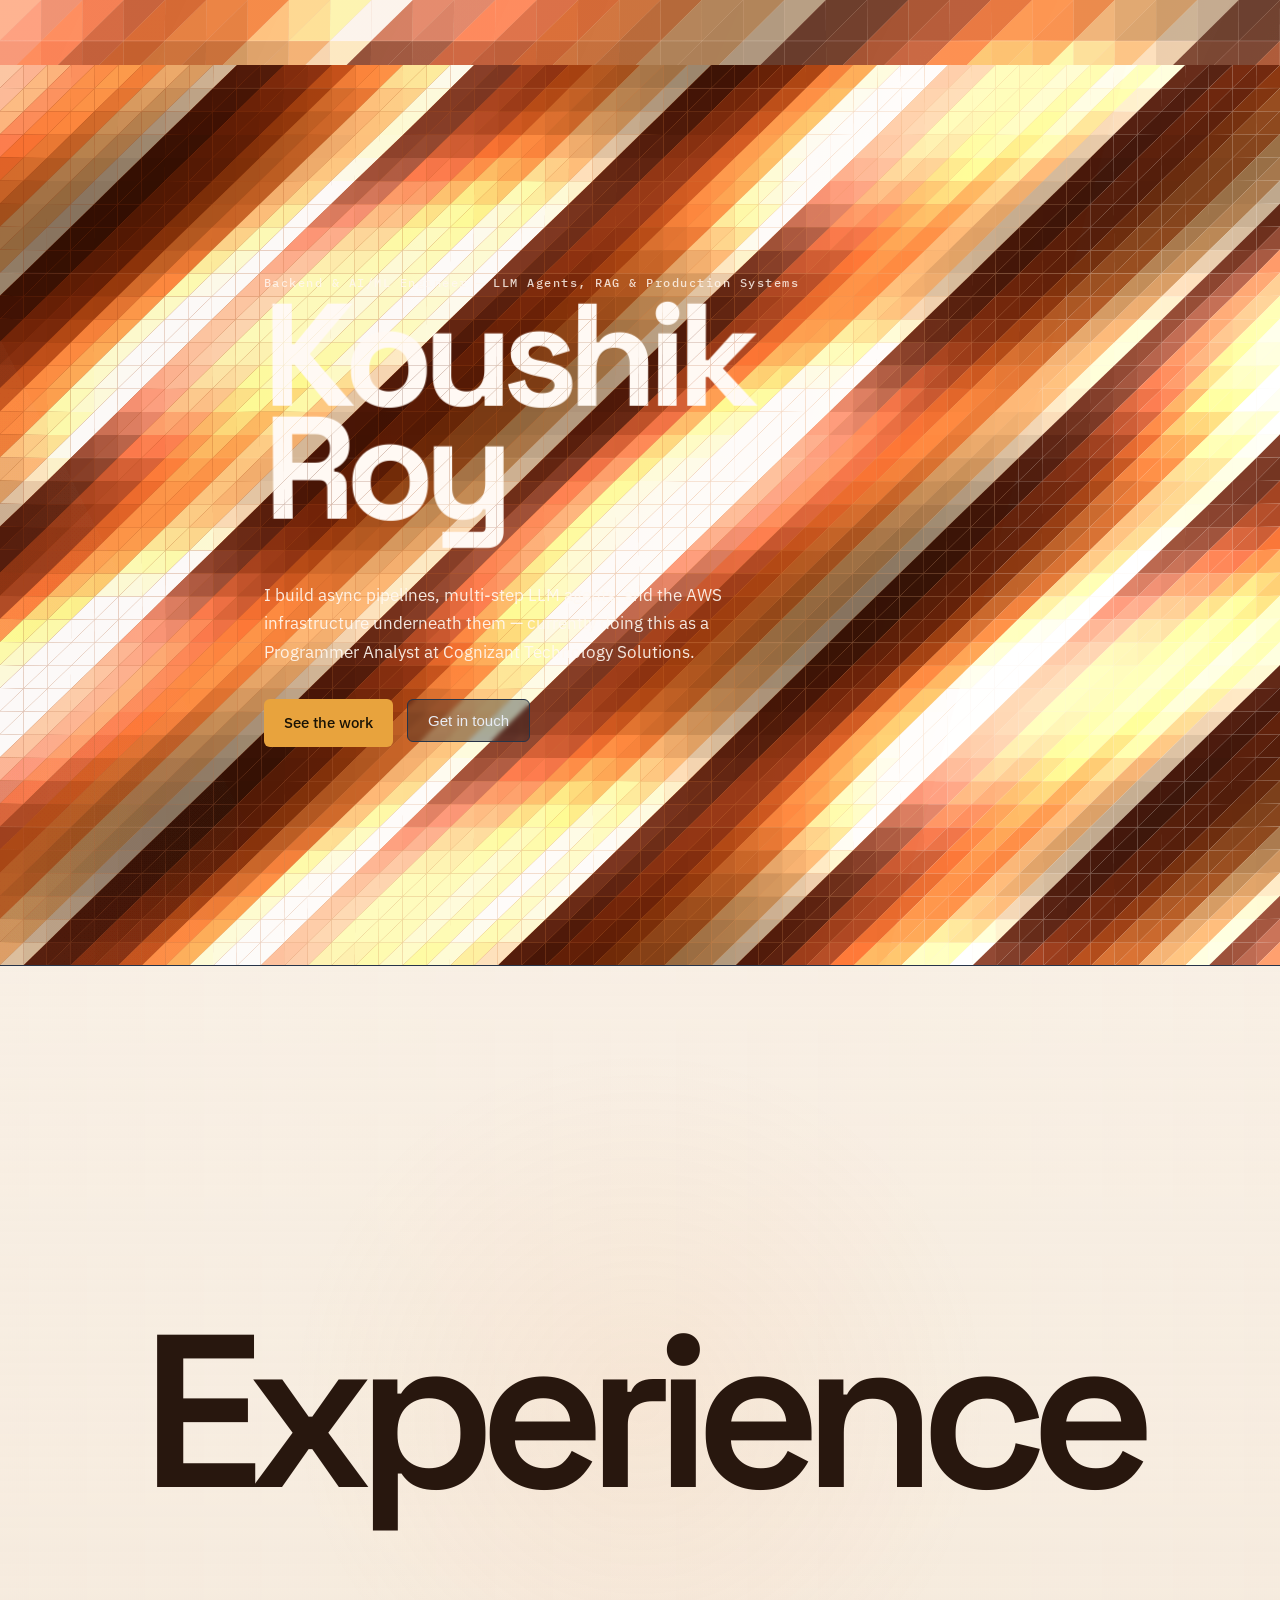
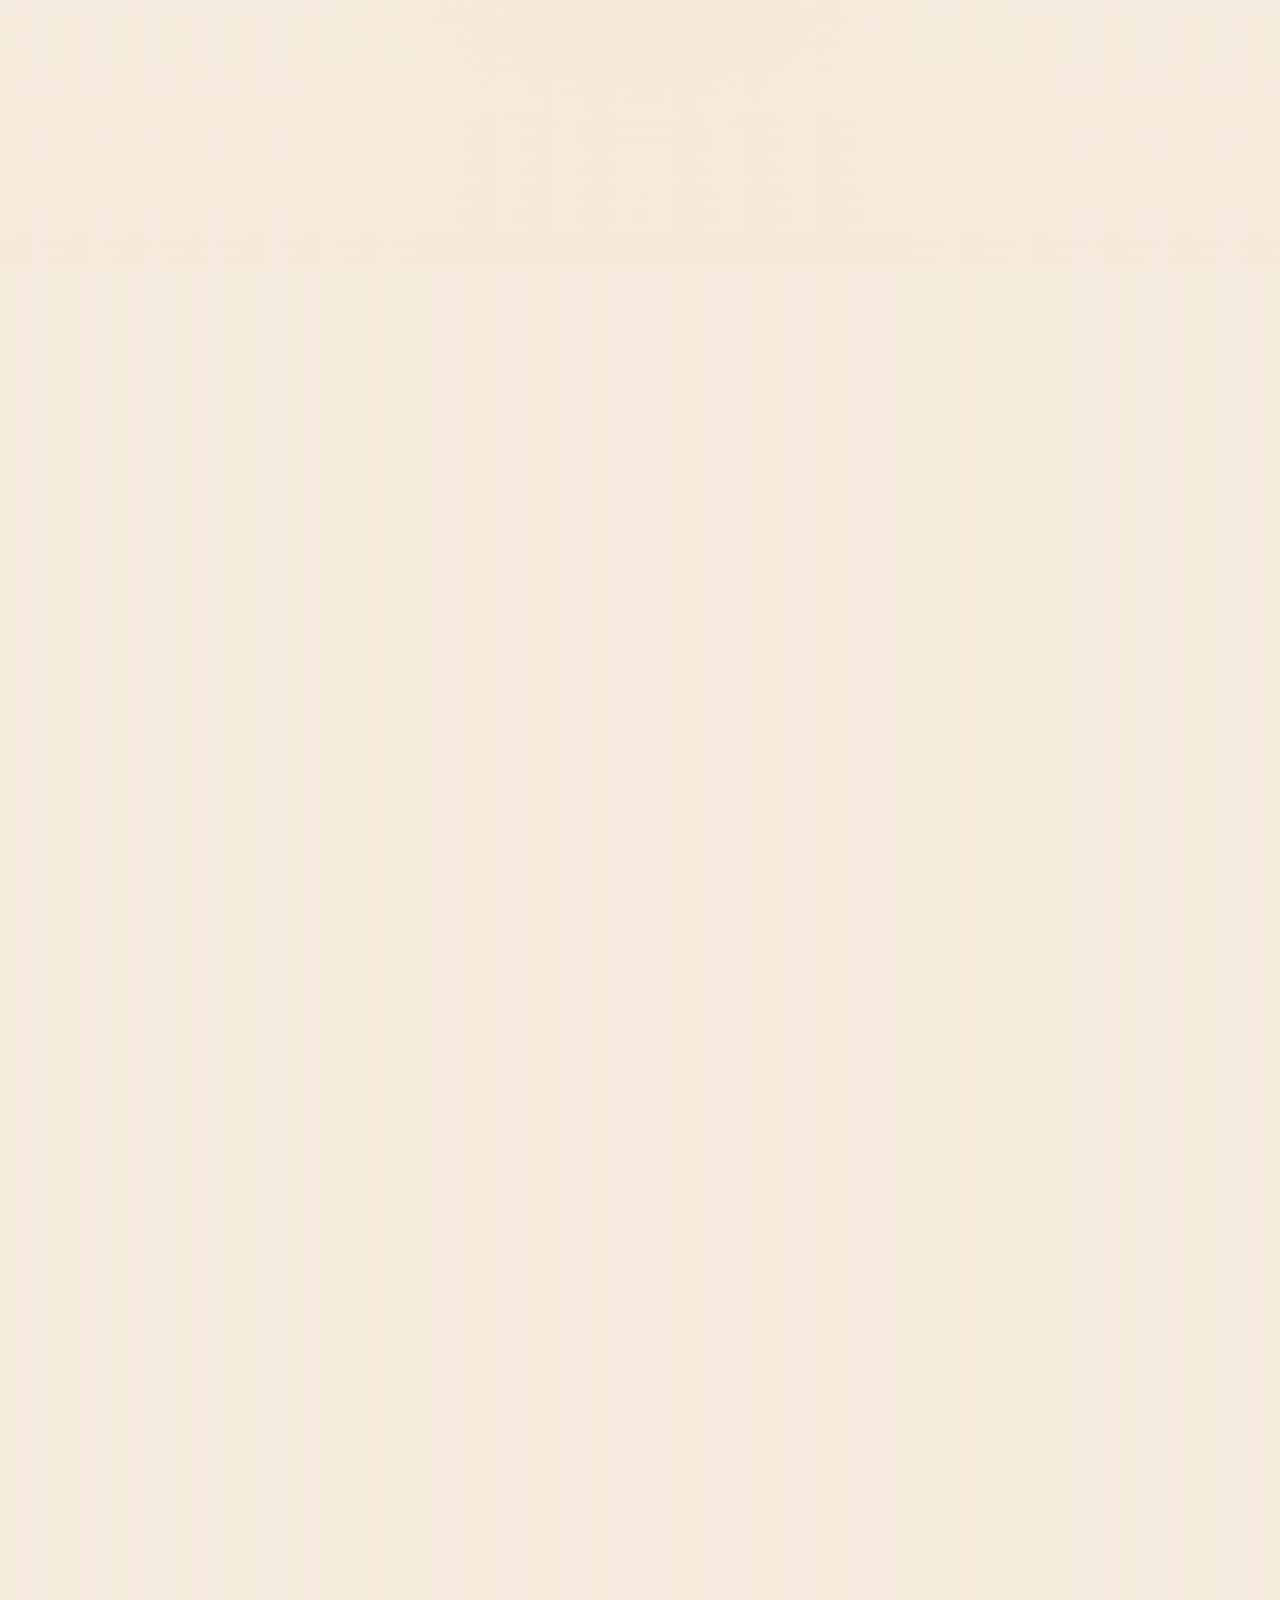
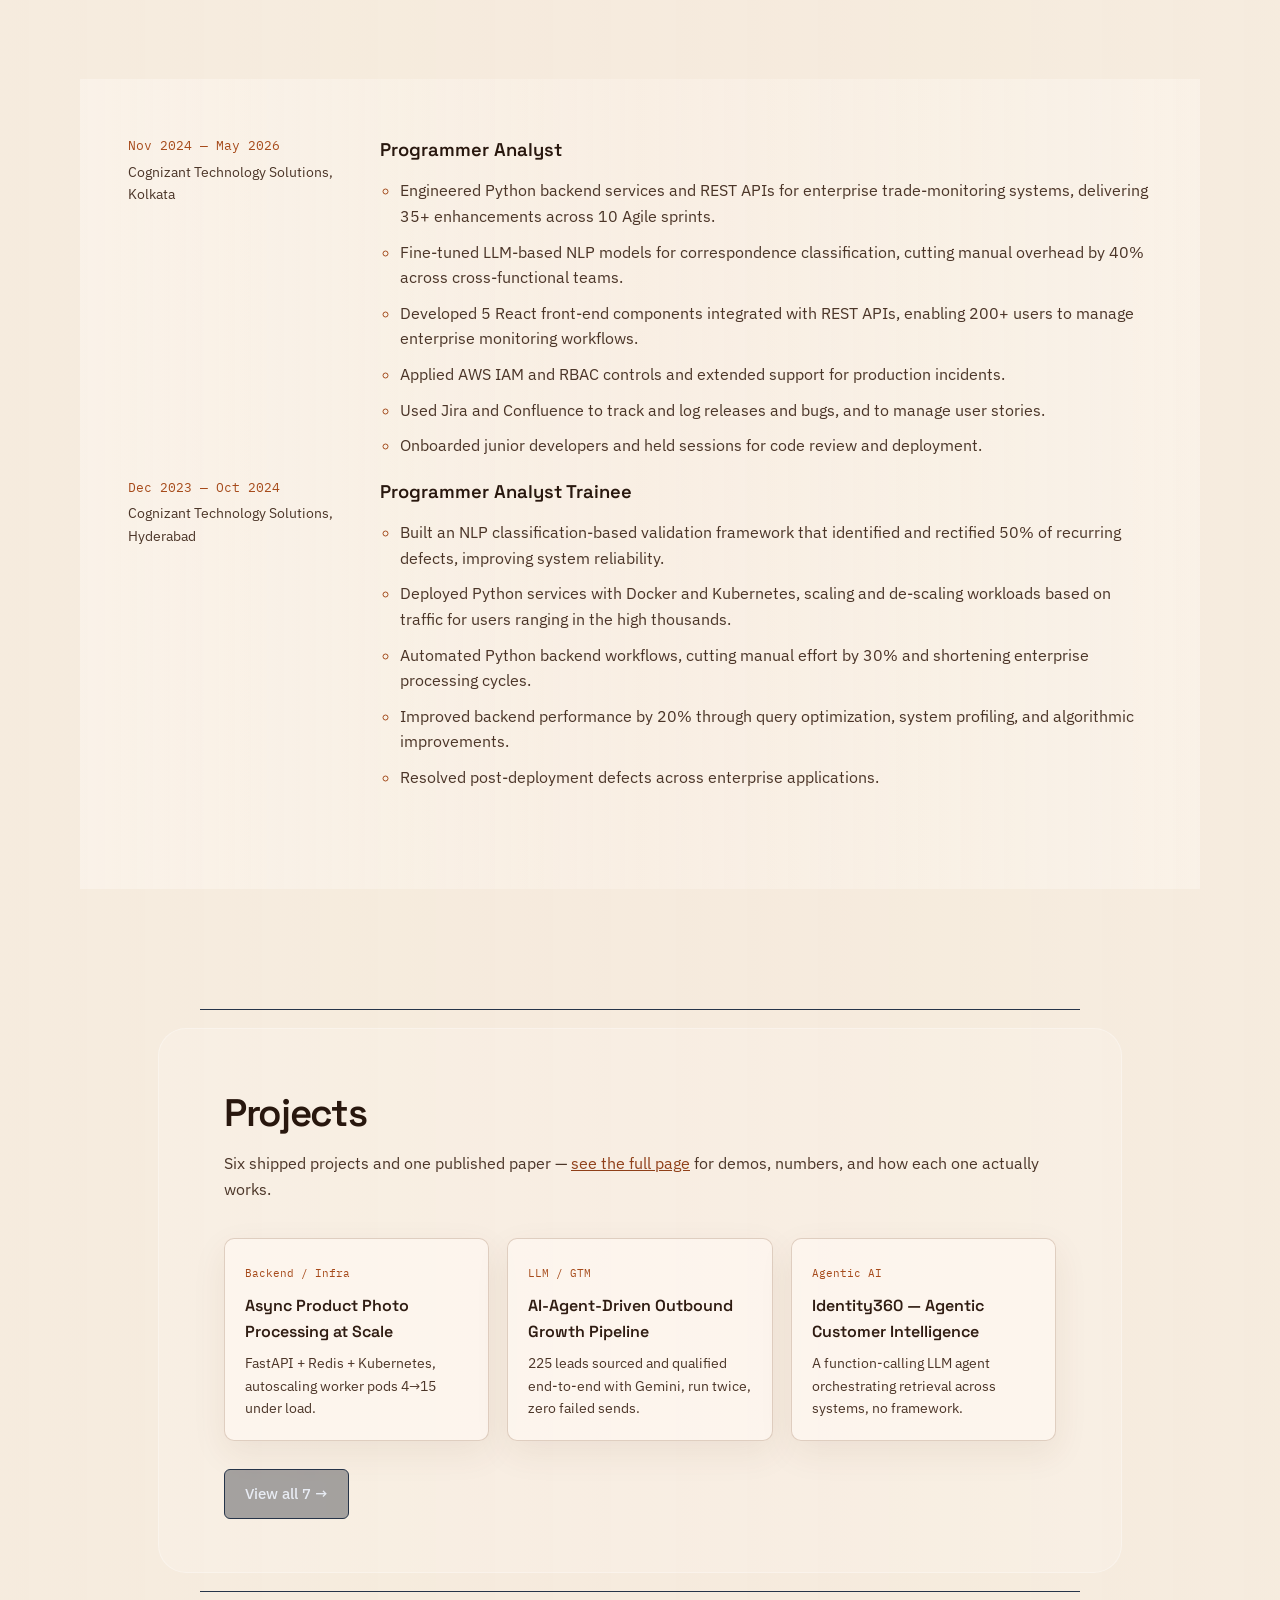
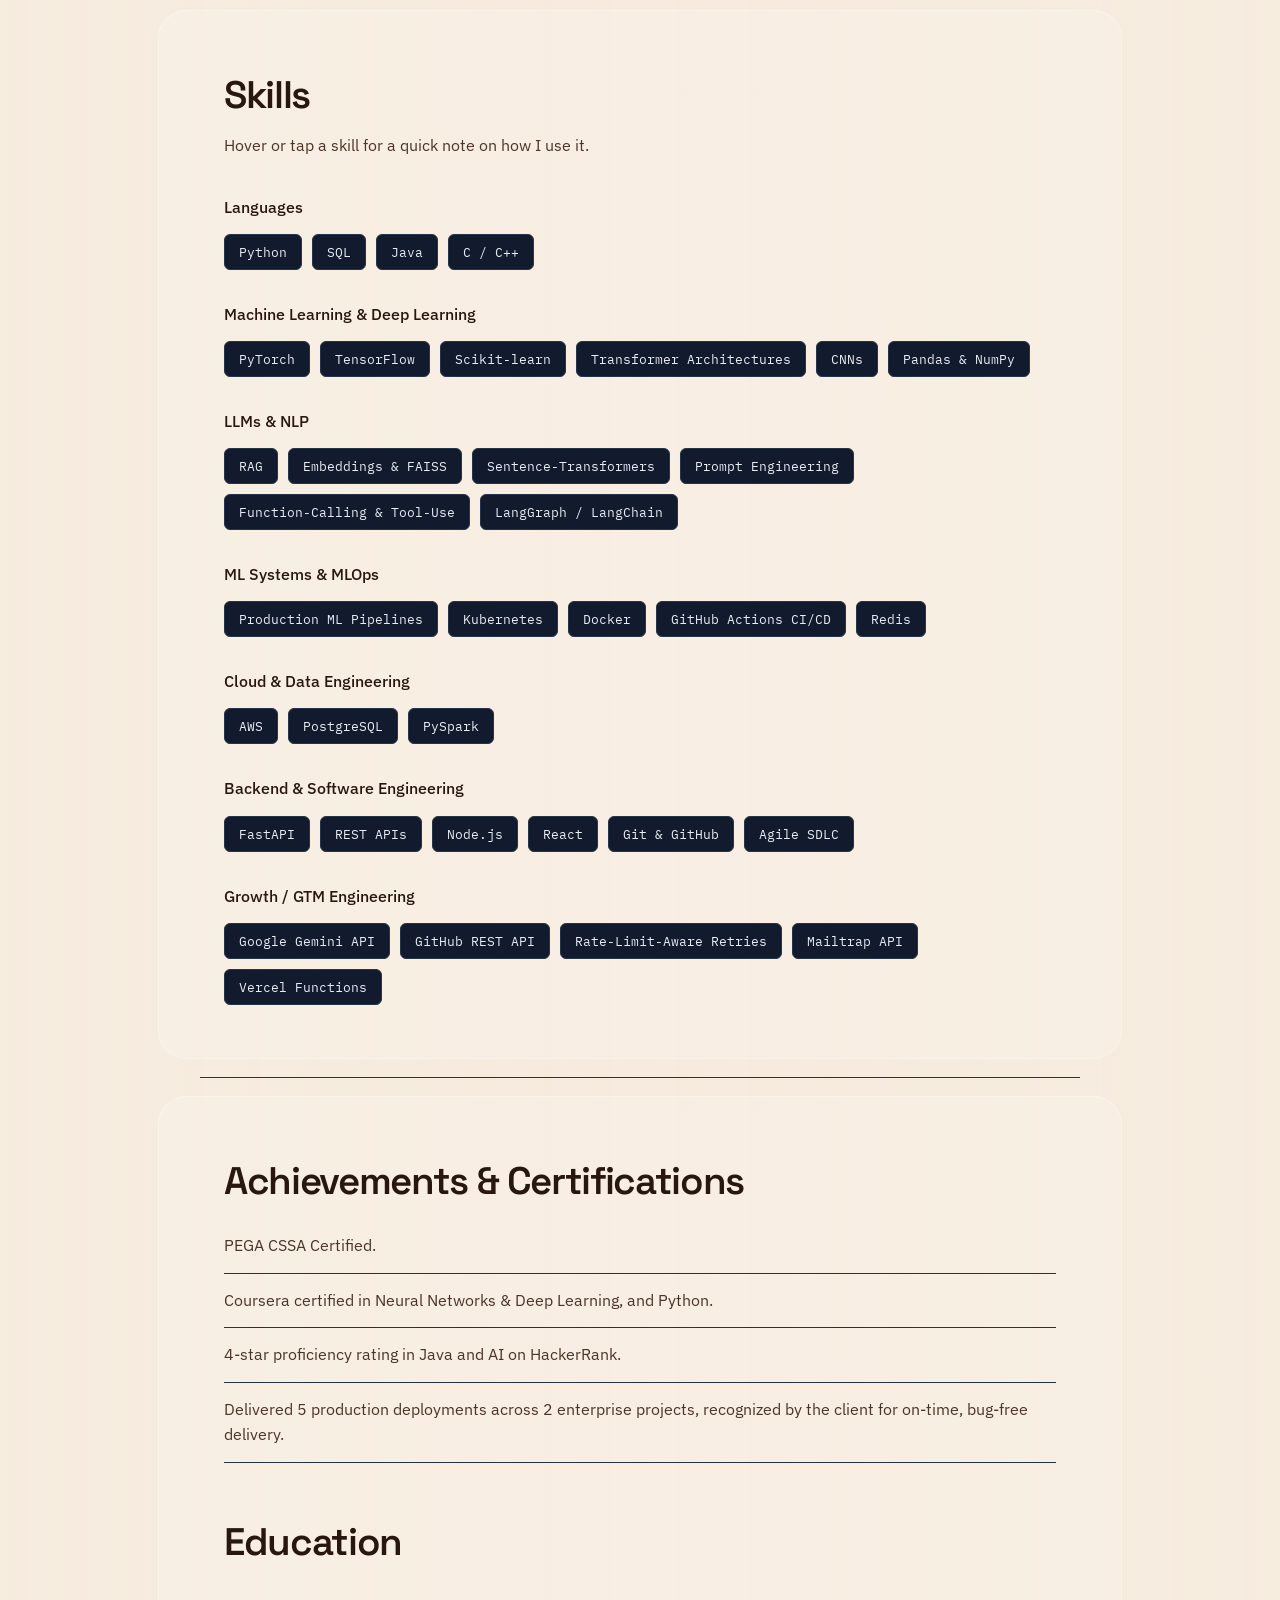
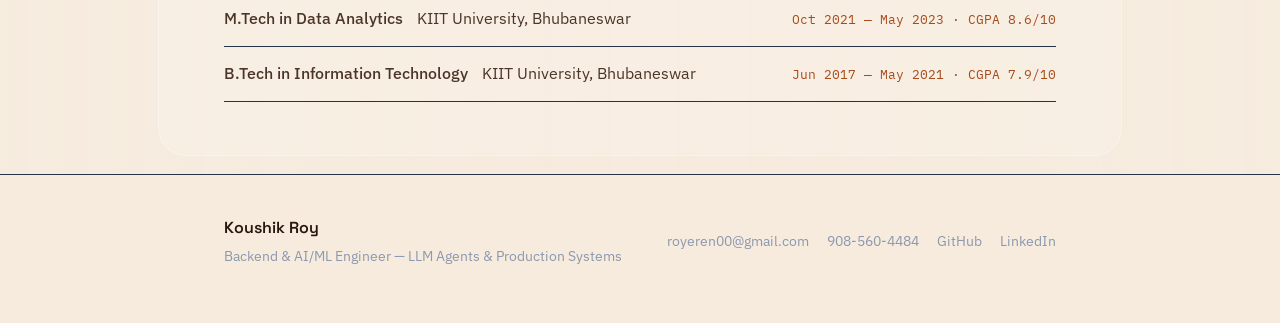
<file: index.html>
<!DOCTYPE html>
<html lang="en">
<head>
<meta charset="UTF-8">
<meta name="viewport" content="width=device-width, initial-scale=1.0">
<title>Koushik Roy — Backend &amp; AI/ML Engineer</title>
<meta name="description" content="Portfolio of Koushik Roy — backend engineering, agentic AI systems, and LLM-powered pipelines.">
<link rel="icon" type="image/svg+xml" href="favicon.svg">
<link rel="preconnect" href="https://fonts.googleapis.com">
<link rel="preconnect" href="https://fonts.gstatic.com" crossorigin>
<link href="https://fonts.googleapis.com/css2?family=Space+Grotesk:wght@400;500;600;700&family=IBM+Plex+Sans:wght@400;500;600&family=IBM+Plex+Mono:wght@400;500&display=swap" rel="stylesheet">
<link rel="stylesheet" href="style.css">
</head>
<body>
<canvas id="site-silk-canvas" aria-hidden="true"></canvas>

<a class="skip-link" href="#main">Skip to content</a>

<header class="site-header" data-reveal-on-scroll>
  <div class="wrap header-inner">
    <a class="wordmark" href="#top">KR</a>
    <nav class="site-nav" aria-label="Primary">
      <a href="beyond.html">Beyond</a>
      <a href="connect.html">Connect</a>
    </nav>
  </div>
</header>

<main id="main">

  <!-- HERO -->
  <section id="top" class="hero hero--cloth cloth-host">
    <canvas class="cloth-canvas" data-density="10" aria-hidden="true"></canvas>
    <p class="cloth-secret" aria-hidden="true">Hire Me☺️</p>
    <div class="hero-editorial-art" aria-hidden="true">
      <div class="hero-art-sphere"></div>
      <div class="hero-art-pedestal"></div>
      <div class="hero-art-cylinder"></div>
      <div class="hero-art-caption">
        <strong>Backend &amp; AI Engineer</strong>
        <span>Building production systems<br>with intelligence in the loop.</span>
        <span class="hero-konami-clue" aria-label="Easter egg clue">↑ ↑ ↓ ↓ ← → ← → B A</span>
      </div>
    </div>
    <div class="hero-inner wrap">
      <p class="hero-kicker">Backend &amp; AI/ML Engineer — LLM Agents, RAG &amp; Production Systems</p>
      <h1 class="hero-name" id="hero-name-text">Koushik<br>Roy</h1>
      <p class="hero-sub">I build async pipelines, multi-step LLM agents, and the AWS infrastructure
      underneath them — currently doing this as a Programmer Analyst at Cognizant Technology Solutions.</p>
      <div class="hero-actions">
        <a class="btn btn-primary" href="projects.html">See the work</a>
        <div class="contact-trigger-wrap">
          <button class="btn btn-ghost" id="contact-trigger" aria-haspopup="true" aria-expanded="false">Get in touch</button>
          <div class="contact-menu" id="contact-menu" hidden>
            <a class="contact-option" id="contact-email" href="#" target="_blank" rel="noopener">
              <span class="contact-option-label">Email</span>
              <span class="contact-option-sub">Opens a new Gmail draft to me</span>
            </a>
            <a class="contact-option" id="contact-whatsapp" href="#" target="_blank" rel="noopener">
              <span class="contact-option-label">Message</span>
              <span class="contact-option-sub">Opens WhatsApp with my number</span>
            </a>
            <a class="contact-option" href="https://www.linkedin.com/in/-roykoushik" target="_blank" rel="noopener">
              <span class="contact-option-label">LinkedIn</span>
              <span class="contact-option-sub">Message me there instead</span>
            </a>
          </div>
        </div>
      </div>
    </div>
    <div data-header-sentinel aria-hidden="true"></div>
  </section>

  <!-- EXPERIENCE -->
  <section id="experience" class="section wrap experience-section">
    <div class="experience-reveal" aria-hidden="true">
      <canvas id="experience-matrix-canvas"></canvas>
      <h2 class="experience-display-title">Experience</h2>
    </div>
    <div class="experience-content">

    
    <ol class="timeline">

      <li class="timeline-item">
        <div class="timeline-when">
          <span class="timeline-date">Nov 2024 — May 2026</span>
          <span class="timeline-place">Cognizant Technology Solutions, Kolkata</span>
        </div>
        <div class="timeline-body">
          <h3>Programmer Analyst</h3>
          <ul>
            <li>Engineered Python backend services and REST APIs for enterprise trade-monitoring systems, delivering 35+ enhancements across 10 Agile sprints.</li>
            <li>Fine-tuned LLM-based NLP models for correspondence classification, cutting manual overhead by 40% across cross-functional teams.</li>
            <li>Developed 5 React front-end components integrated with REST APIs, enabling 200+ users to manage enterprise monitoring workflows.</li>
            <li>Applied AWS IAM and RBAC controls and extended support for production incidents.</li>
            <li>Used Jira and Confluence to track and log releases and bugs, and to manage user stories.</li>
            <li>Onboarded junior developers and held sessions for code review and deployment.</li>
          </ul>
        </div>
      </li>

      <li class="timeline-item">
        <div class="timeline-when">
          <span class="timeline-date">Dec 2023 — Oct 2024</span>
          <span class="timeline-place">Cognizant Technology Solutions, Hyderabad</span>
        </div>
        <div class="timeline-body">
          <h3>Programmer Analyst Trainee</h3>
          <ul>
            <li>Built an NLP classification-based validation framework that identified and rectified 50% of recurring defects, improving system reliability.</li>
            <li>Deployed Python services with Docker and Kubernetes, scaling and de-scaling workloads based on traffic for users ranging in the high thousands.</li>
            <li>Automated Python backend workflows, cutting manual effort by 30% and shortening enterprise processing cycles.</li>
            <li>Improved backend performance by 20% through query optimization, system profiling, and algorithmic improvements.</li>
            <li>Resolved post-deployment defects across enterprise applications.</li>
          </ul>
        </div>
      </li>

    </ol>
  
    </div>
  </section>

  <!-- PROJECTS TEASER -->
  <section id="projects" class="section wrap">
    <h2>Projects</h2>
    <p class="section-lede">Six shipped projects and one published paper — <a href="projects.html">see the full page</a> for
    demos, numbers, and how each one actually works.</p>

    <div class="project-teaser-grid">
      <a class="project-teaser-card" href="projects.html#async-pipeline">
        <span class="project-teaser-tag">Backend / Infra</span>
        <h3>Async Product Photo Processing at Scale</h3>
        <p>FastAPI + Redis + Kubernetes, autoscaling worker pods 4→15 under load.</p>
      </a>
      <a class="project-teaser-card" href="projects.html#growth-pipeline">
        <span class="project-teaser-tag">LLM / GTM</span>
        <h3>AI-Agent-Driven Outbound Growth Pipeline</h3>
        <p>225 leads sourced and qualified end-to-end with Gemini, run twice, zero failed sends.</p>
      </a>
      <a class="project-teaser-card" href="projects.html#identity360">
        <span class="project-teaser-tag">Agentic AI</span>
        <h3>Identity360 — Agentic Customer Intelligence</h3>
        <p>A function-calling LLM agent orchestrating retrieval across systems, no framework.</p>
      </a>
    </div>

    <a class="btn btn-ghost view-all-link" href="projects.html">View all 7 →</a>
  </section>

  <!-- SKILLS -->
  <section id="skills" class="section wrap">
    <h2>Skills</h2>
    <p class="section-lede">Hover or tap a skill for a quick note on how I use it.</p>

    <div class="skills-groups">

      <div class="skill-group">
        <h3>Languages</h3>
        <div class="skill-tags">
          <button class="skill-tag" data-tip="Primary language for backend services, ML pipelines, and automation.">Python</button>
          <button class="skill-tag" data-tip="Schema design, query optimization, and reporting across MySQL/PostgreSQL.">SQL</button>
          <button class="skill-tag" data-tip="Used alongside Python in coursework and systems-level projects.">Java</button>
          <button class="skill-tag" data-tip="Used alongside Python in coursework and systems-level projects.">C / C++</button>
        </div>
      </div>

      <div class="skill-group">
        <h3>Machine Learning &amp; Deep Learning</h3>
        <div class="skill-tags">
          <button class="skill-tag" data-tip="Model training and evaluation for the CNN-based facial recognition system.">PyTorch</button>
          <button class="skill-tag" data-tip="Used for model training/evaluation in applied ML coursework and projects.">TensorFlow</button>
          <button class="skill-tag" data-tip="Bagging and boosting ensemble models for the IEEE clinical decision-support paper.">Scikit-learn</button>
          <button class="skill-tag" data-tip="The architecture behind the sentence-transformer models I've fine-tuned.">Transformer Architectures</button>
          <button class="skill-tag" data-tip="CNN work for facial recognition; feature engineering and benchmarking throughout.">CNNs</button>
          <button class="skill-tag" data-tip="Data wrangling and numerical computation across every ML project.">Pandas &amp; NumPy</button>
        </div>
      </div>

      <div class="skill-group">
        <h3>LLMs &amp; NLP</h3>
        <div class="skill-tags">
          <button class="skill-tag" data-tip="Grounding model outputs in real data for classification and retrieval tasks.">RAG</button>
          <button class="skill-tag" data-tip="Vector representations powering semantic search and similarity matching.">Embeddings &amp; FAISS</button>
          <button class="skill-tag" data-tip="Fine-tuned for correspondence classification in production.">Sentence-Transformers</button>
          <button class="skill-tag" data-tip="Structured classification prompts for the outbound growth pipeline's Gemini calls.">Prompt Engineering</button>
          <button class="skill-tag" data-tip="Claude/OpenAI function-calling used directly (no framework) to orchestrate Identity360's agent.">Function-Calling &amp; Tool-Use</button>
          <button class="skill-tag" data-tip="Used to contextualize outbound emails in the growth pipeline project.">LangGraph / LangChain</button>
        </div>
      </div>

      <div class="skill-group">
        <h3>ML Systems &amp; MLOps</h3>
        <div class="skill-tags">
          <button class="skill-tag" data-tip="Producer/queue/consumer pipelines that decouple slow work from user-facing requests.">Production ML Pipelines</button>
          <button class="skill-tag" data-tip="Container orchestration with liveness/readiness probes and autoscaling.">Kubernetes</button>
          <button class="skill-tag" data-tip="Multi-stage, non-root container builds for every deployed service.">Docker</button>
          <button class="skill-tag" data-tip="Automated build/test pipelines for personal projects.">GitHub Actions CI/CD</button>
          <button class="skill-tag" data-tip="Job queue and caching layer behind the async image pipeline.">Redis</button>
        </div>
      </div>

      <div class="skill-group">
        <h3>Cloud &amp; Data Engineering</h3>
        <div class="skill-tags">
          <button class="skill-tag" data-tip="Container orchestration, storage, and clearance-based access control (ECS, S3, IAM/RBAC).">AWS</button>
          <button class="skill-tag" data-tip="Relational data store behind the stock dashboard and Identity360.">PostgreSQL</button>
          <button class="skill-tag" data-tip="Large-scale data processing for ML feature pipelines.">PySpark</button>
        </div>
      </div>

      <div class="skill-group">
        <h3>Backend &amp; Software Engineering</h3>
        <div class="skill-tags">
          <button class="skill-tag" data-tip="Async API framework behind the image-processing pipeline.">FastAPI</button>
          <button class="skill-tag" data-tip="Designing and consuming REST endpoints that connect services and frontends.">REST APIs</button>
          <button class="skill-tag" data-tip="Backend runtime for services outside of Python.">Node.js</button>
          <button class="skill-tag" data-tip="Frontend for the stock dashboard and the Identity360 platform.">React</button>
          <button class="skill-tag" data-tip="Version control for every project in this portfolio.">Git &amp; GitHub</button>
          <button class="skill-tag" data-tip="Sprint planning and iterative delivery across cross-functional teams.">Agile SDLC</button>
        </div>
      </div>

      <div class="skill-group">
        <h3>Growth / GTM Engineering</h3>
        <div class="skill-tags">
          <button class="skill-tag" data-tip="LLM calls for lead qualification against a written rubric in the growth pipeline.">Google Gemini API</button>
          <button class="skill-tag" data-tip="Sourcing candidate leads by search in the outbound growth pipeline.">GitHub REST API</button>
          <button class="skill-tag" data-tip="Cooldown-aware retries and circuit breakers built after a real production bug.">Rate-Limit-Aware Retries</button>
          <button class="skill-tag" data-tip="Automated email sequencing with synthetic-alias routing and a dry-run gate.">Mailtrap API</button>
          <button class="skill-tag" data-tip="Deployed a proxy + embeddable widget exposing an API safely to client-side use.">Vercel Functions</button>
        </div>
      </div>

    </div>
  </section>

  <!-- ACHIEVEMENTS -->
  <section id="achievements" class="section wrap">
    <h2>Achievements &amp; Certifications</h2>
    <ul class="achievements-list">
      <li>PEGA CSSA Certified.</li>
      <li>Coursera certified in Neural Networks &amp; Deep Learning, and Python.</li>
      <li>4-star proficiency rating in Java and AI on HackerRank.</li>
      <li>Delivered 5 production deployments across 2 enterprise projects, recognized by the client for on-time, bug-free delivery.</li>
    </ul>

    <h2 class="education-heading">Education</h2>
    <ul class="education-list">
      <li>
        <span class="edu-degree">M.Tech in Data Analytics</span>
        <span class="edu-school">KIIT University, Bhubaneswar</span>
        <span class="edu-when">Oct 2021 — May 2023 · CGPA 8.6/10</span>
      </li>
      <li>
        <span class="edu-degree">B.Tech in Information Technology</span>
        <span class="edu-school">KIIT University, Bhubaneswar</span>
        <span class="edu-when">Jun 2017 — May 2021 · CGPA 7.9/10</span>
      </li>
    </ul>
  </section>

</main>

<footer class="site-footer">
  <div class="wrap footer-inner">
    <div>
      <p class="footer-name">Koushik Roy</p>
      <p class="footer-tag">Backend &amp; AI/ML Engineer — LLM Agents &amp; Production Systems</p>
    </div>
    <div class="footer-links">
      <a href="mailto:royeren00@gmail.com">royeren00@gmail.com</a>
      <a href="tel:9085604484">908-560-4484</a>
      <a href="https://github.com/RoyKoushik-crowned" target="_blank" rel="noopener">GitHub</a>
      <a href="https://www.linkedin.com/in/-roykoushik" target="_blank" rel="noopener">LinkedIn</a>
    </div>
  </div>
</footer>

<div id="tooltip-bubble" class="tooltip-bubble" role="tooltip"></div>

<script src="cloth.js"></script>
<script src="easter-eggs.js"></script>
<script src="contact.js"></script>
<script src="script.js"></script>
</body>
</html>
</file>
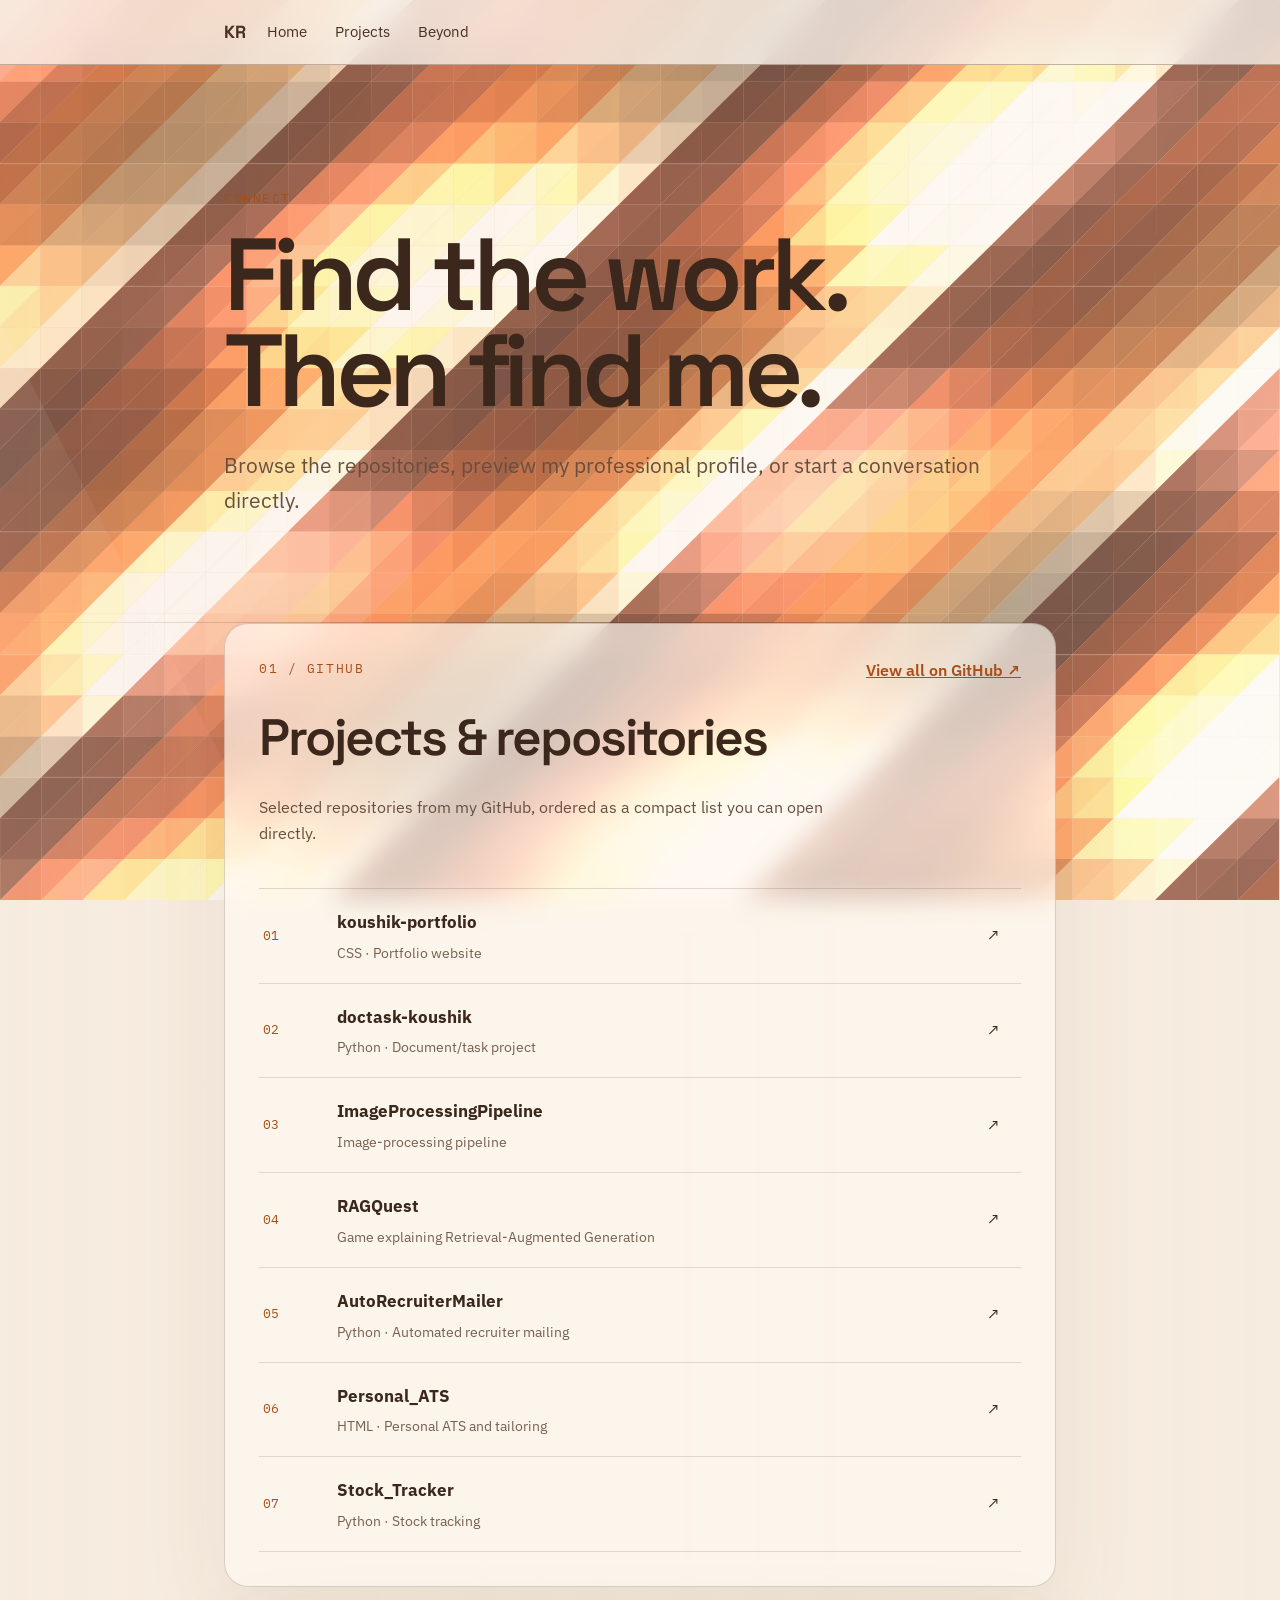
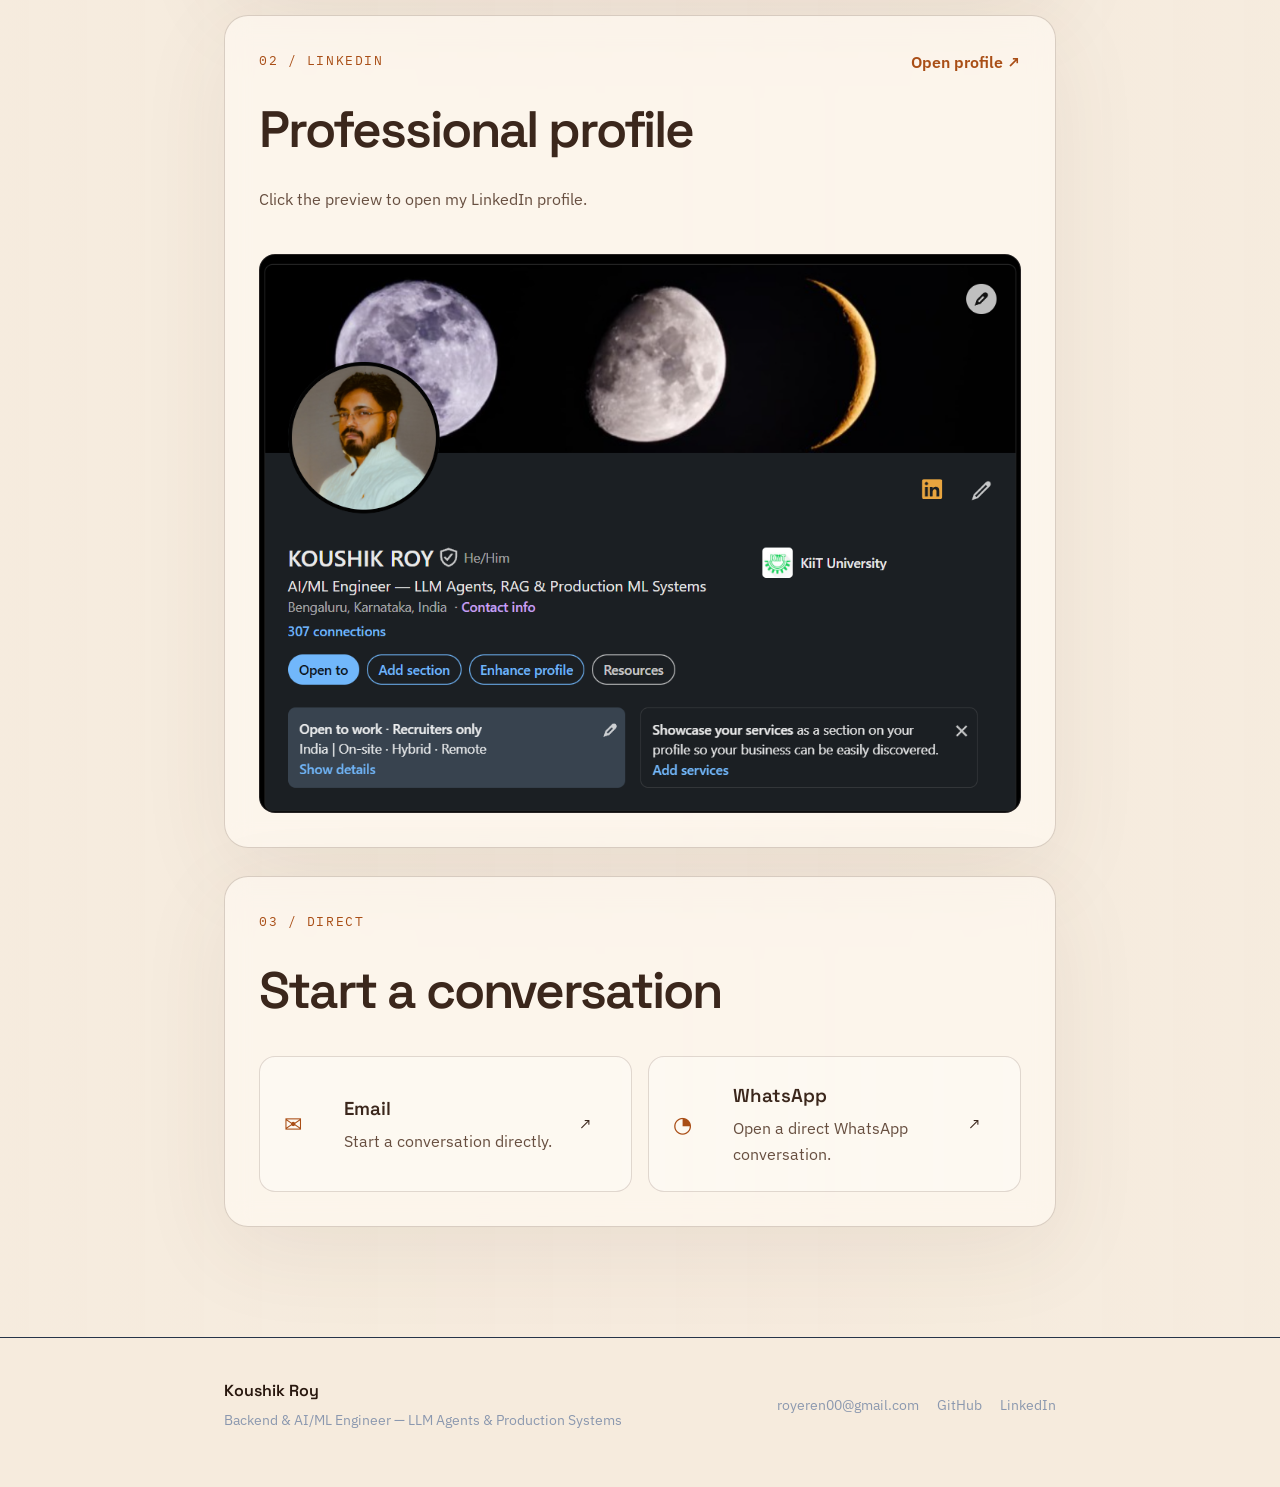
<file: connect.html>
<!DOCTYPE html>
<html lang="en">
<head>
<meta charset="UTF-8">
<meta name="viewport" content="width=device-width, initial-scale=1.0">
<title>Connect — Koushik Roy</title>
<link rel="preconnect" href="https://fonts.googleapis.com">
<link rel="preconnect" href="https://fonts.gstatic.com" crossorigin>
<link href="https://fonts.googleapis.com/css2?family=Space+Grotesk:wght@400;500;600;700&family=IBM+Plex+Sans:wght@400;500;600&family=IBM+Plex+Mono:wght@400;500&display=swap" rel="stylesheet">
<link rel="stylesheet" href="style.css">
</head>
<body class="secondary-page">
<canvas id="site-silk-canvas" aria-hidden="true"></canvas>
<a class="skip-link" href="#main">Skip to content</a>
<header class="site-header secondary-header is-visible">
  <div class="wrap header-inner">
    <a class="wordmark" href="index.html">KR</a>
    <nav class="site-nav" aria-label="Primary"><a href="index.html">Home</a><a href="projects.html">Projects</a><a href="beyond.html">Beyond</a></nav>
  </div>
</header>
<main id="main">
<section class="secondary-hero connect-page-hero">
  <div class="wrap">
    <p class="page-kicker">Connect</p>
    <h1>Find the work. Then find me.</h1>
    <p class="page-lede">Browse the repositories, preview my professional profile, or start a conversation directly.</p>
  </div>
</section>

<section class="wrap connect-showcase" aria-label="Ways to connect">
  <section class="connect-feature github-feature">
    <div class="connect-feature-heading">
      <div>
        <p class="page-kicker">01 / GitHub</p>
        <h2>Projects &amp; repositories</h2>
        <p>Selected repositories from my GitHub, ordered as a compact list you can open directly.</p>
      </div>
      <a class="text-link" href="https://github.com/RoyKoushik-crowned" target="_blank" rel="noopener">View all on GitHub ↗</a>
    </div>

    <div class="github-repo-list">
      <a href="https://github.com/RoyKoushik-crowned/koushik-portfolio" target="_blank" rel="noopener" class="github-repo">
        <span class="repo-index">01</span><span class="repo-main"><strong>koushik-portfolio</strong><small>CSS · Portfolio website</small></span><span>↗</span>
      </a>
      <a href="https://github.com/RoyKoushik-crowned/doctask-koushik" target="_blank" rel="noopener" class="github-repo">
        <span class="repo-index">02</span><span class="repo-main"><strong>doctask-koushik</strong><small>Python · Document/task project</small></span><span>↗</span>
      </a>
      <a href="https://github.com/RoyKoushik-crowned/ImageProcessingPipeline" target="_blank" rel="noopener" class="github-repo">
        <span class="repo-index">03</span><span class="repo-main"><strong>ImageProcessingPipeline</strong><small>Image-processing pipeline</small></span><span>↗</span>
      </a>
      <a href="https://github.com/RoyKoushik-crowned/RAGQuest" target="_blank" rel="noopener" class="github-repo">
        <span class="repo-index">04</span><span class="repo-main"><strong>RAGQuest</strong><small>Game explaining Retrieval-Augmented Generation</small></span><span>↗</span>
      </a>
      <a href="https://github.com/RoyKoushik-crowned/AutoRecruiterMailer" target="_blank" rel="noopener" class="github-repo">
        <span class="repo-index">05</span><span class="repo-main"><strong>AutoRecruiterMailer</strong><small>Python · Automated recruiter mailing</small></span><span>↗</span>
      </a>
      <a href="https://github.com/RoyKoushik-crowned/Personal_ATS" target="_blank" rel="noopener" class="github-repo">
        <span class="repo-index">06</span><span class="repo-main"><strong>Personal_ATS</strong><small>HTML · Personal ATS and tailoring</small></span><span>↗</span>
      </a>
      <a href="https://github.com/RoyKoushik-crowned/Stock_Tracker" target="_blank" rel="noopener" class="github-repo">
        <span class="repo-index">07</span><span class="repo-main"><strong>Stock_Tracker</strong><small>Python · Stock tracking</small></span><span>↗</span>
      </a>
    </div>
  </section>

  <a class="connect-feature linkedin-feature" href="https://www.linkedin.com/in/-roykoushik" target="_blank" rel="noopener" aria-label="Open Koushik Roy's LinkedIn profile">
    <div class="connect-feature-heading">
      <div>
        <p class="page-kicker">02 / LinkedIn</p>
        <h2>Professional profile</h2>
        <p>Click the preview to open my LinkedIn profile.</p>
      </div>
      <span class="text-link">Open profile ↗</span>
    </div>
    <div class="linkedin-preview-frame">
      <img src="linkedin-preview.png" alt="Preview of Koushik Roy's LinkedIn profile">
      <div class="linkedin-preview-overlay"><span>Open LinkedIn profile ↗</span></div>
    </div>
  </a>

  <section class="connect-feature contact-feature">
    <p class="page-kicker">03 / Direct</p>
    <h2>Start a conversation</h2>
    <div class="direct-contact-grid">
      <a class="direct-contact-card" href="mailto:royeren00@gmail.com">
        <span class="contact-icon">✉</span>
        <div><h3>Email</h3><p>Start a conversation directly.</p></div>
        <span>↗</span>
      </a>

      <a class="direct-contact-card whatsapp-card" href="https://wa.me/919085604484" target="_blank" rel="noopener">
        <span class="contact-icon">◔</span>
        <div><h3>WhatsApp</h3><p>Open a direct WhatsApp conversation.</p></div>
        <span>↗</span>
      </a>
    </div>
  </section>
</section>
</main>
<footer class="site-footer">
  <div class="wrap footer-inner">
    <div>
      <p class="footer-name">Koushik Roy</p>
      <p class="footer-tag">Backend &amp; AI/ML Engineer — LLM Agents &amp; Production Systems</p>
    </div>
    <div class="footer-links">
      <a href="mailto:royeren00@gmail.com">royeren00@gmail.com</a>
      <a href="https://github.com/RoyKoushik-crowned" target="_blank" rel="noopener">GitHub</a>
      <a href="https://www.linkedin.com/in/-roykoushik" target="_blank" rel="noopener">LinkedIn</a>
    </div>
  </div>
</footer>
<script src="cloth.js"></script>

</body>
</html>
</file>
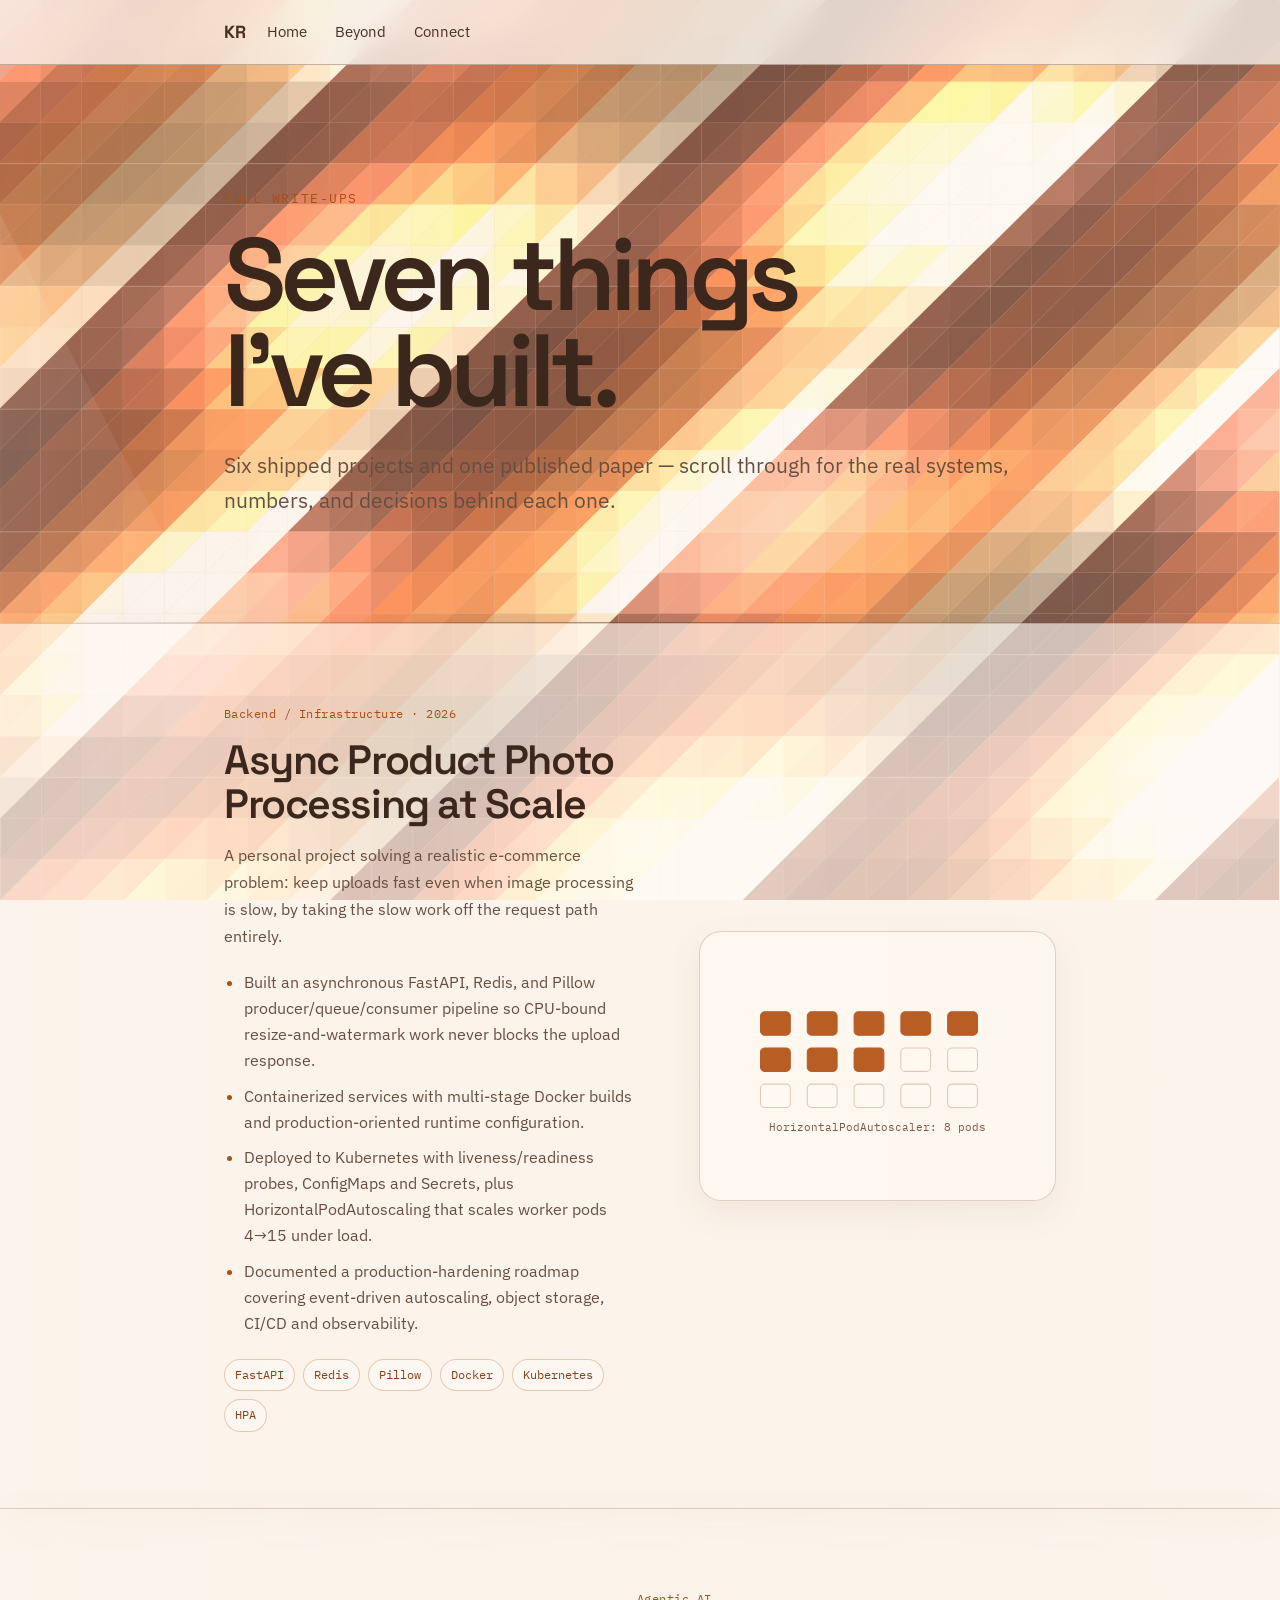
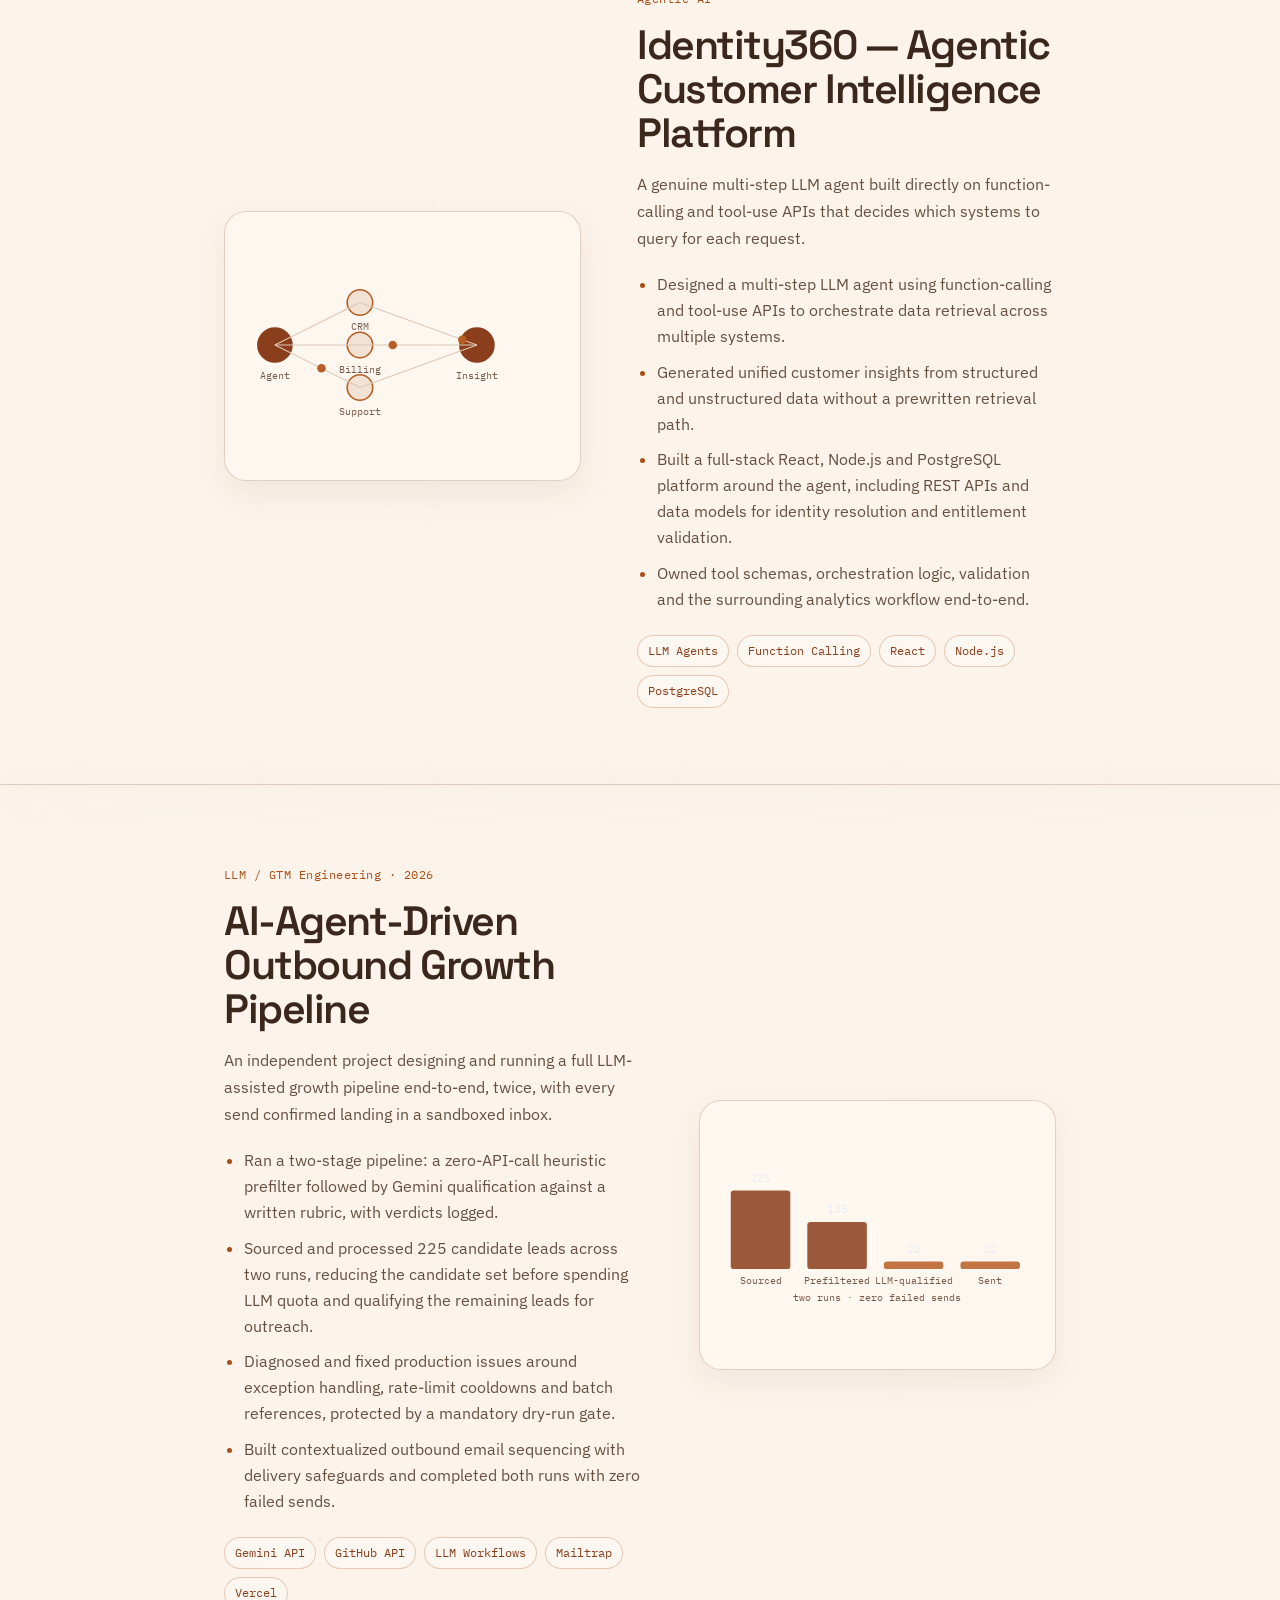
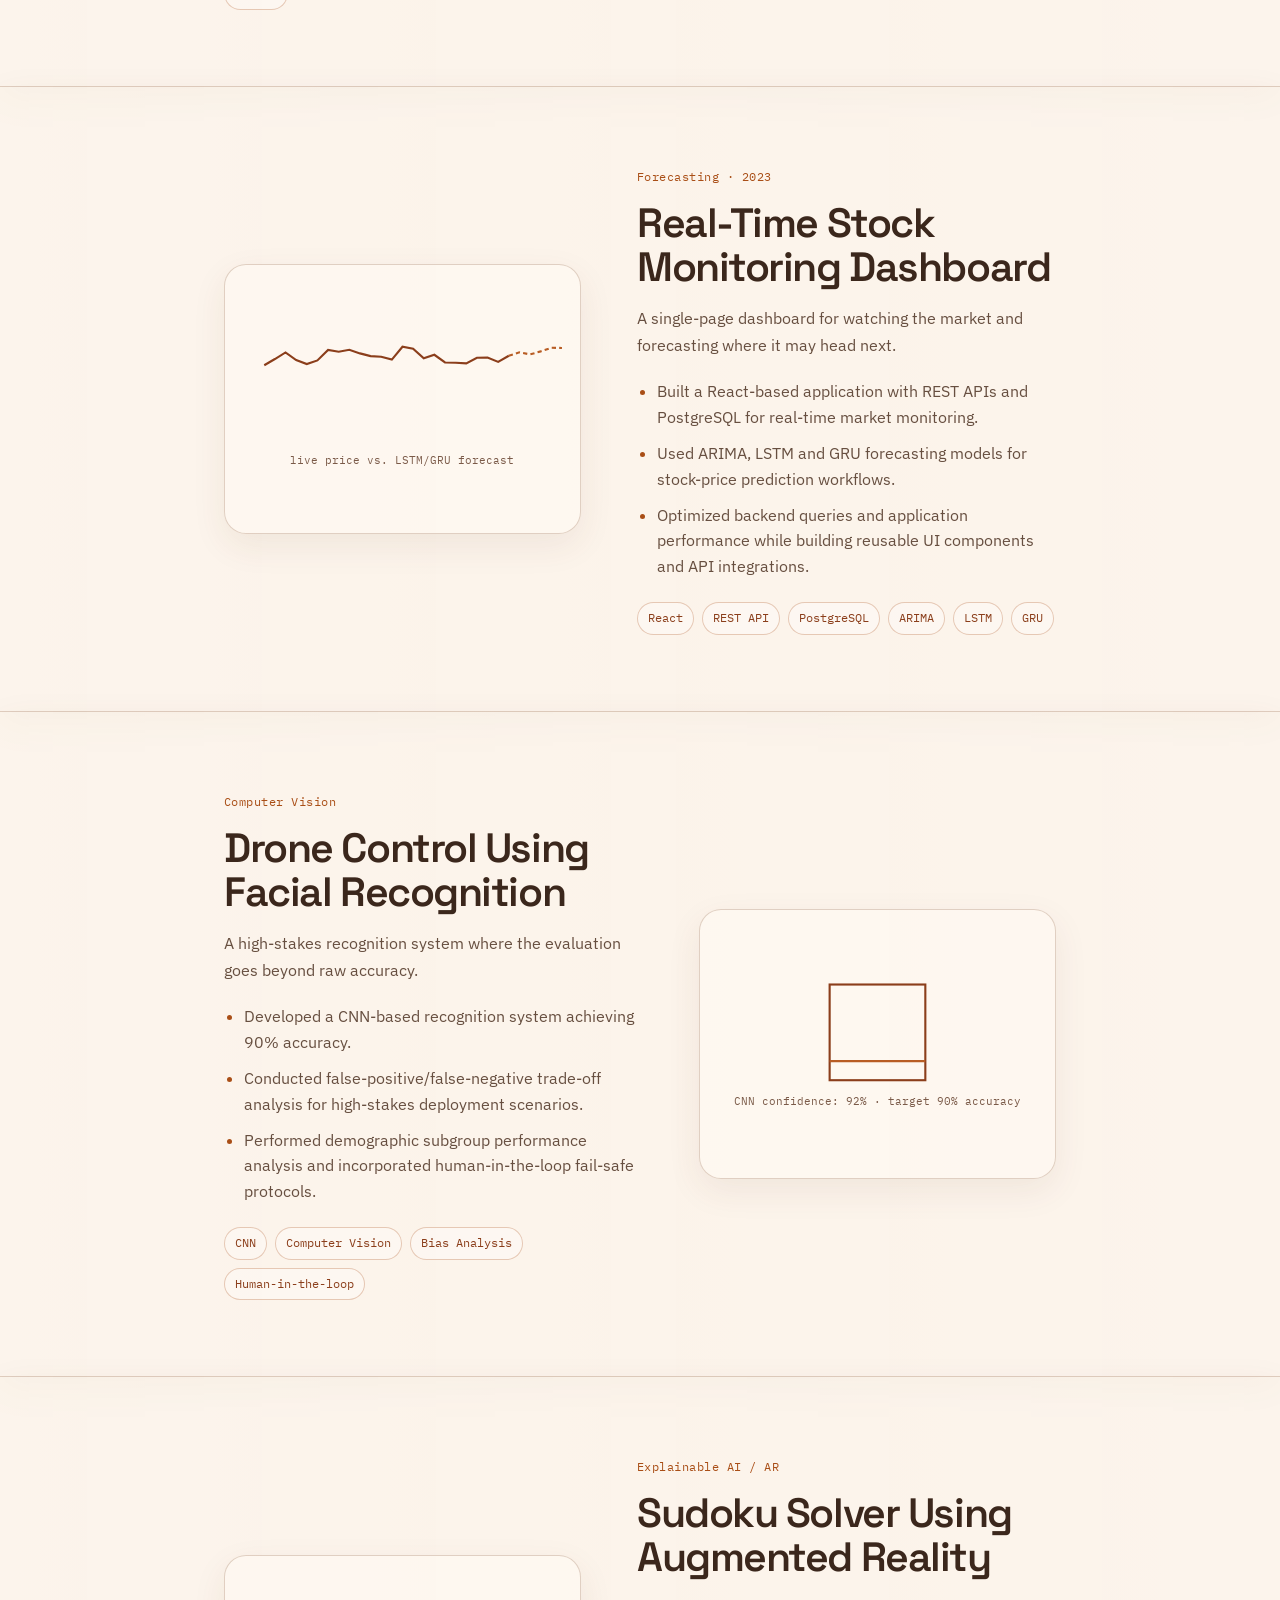
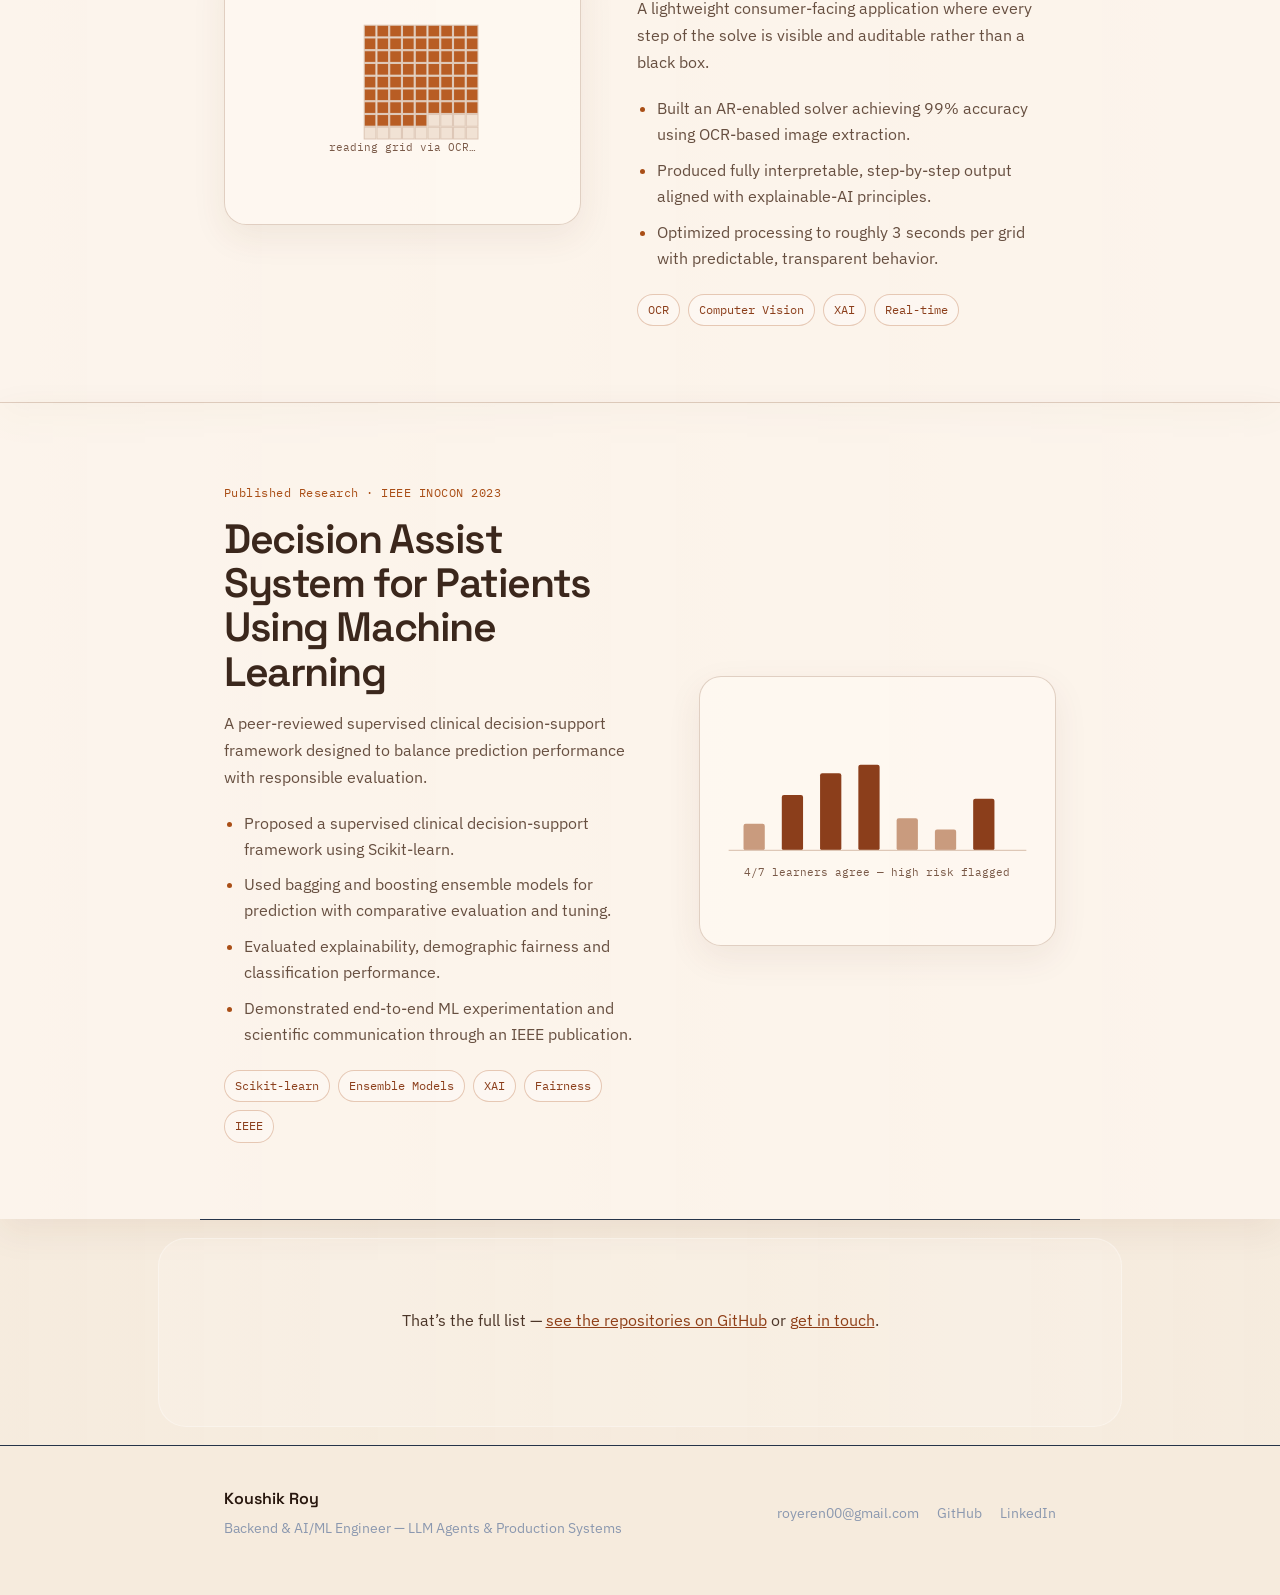
<file: projects.html>
<!DOCTYPE html>
<html lang="en">
<head>
<meta charset="UTF-8">
<meta name="viewport" content="width=device-width, initial-scale=1.0">
<title>Projects — Koushik Roy</title>
<link rel="preconnect" href="https://fonts.googleapis.com">
<link rel="preconnect" href="https://fonts.gstatic.com" crossorigin>
<link href="https://fonts.googleapis.com/css2?family=Space+Grotesk:wght@400;500;600;700&family=IBM+Plex+Sans:wght@400;500;600&family=IBM+Plex+Mono:wght@400;500&display=swap" rel="stylesheet">
<link rel="stylesheet" href="style.css">
</head>
<body class="secondary-page">
<canvas id="site-silk-canvas" aria-hidden="true"></canvas>
<a class="skip-link" href="#main">Skip to content</a>

<header class="site-header secondary-header is-visible">
  <div class="wrap header-inner">
    <a class="wordmark" href="index.html">KR</a>
    <nav class="site-nav" aria-label="Primary">
      <a href="index.html">Home</a>
      <a href="beyond.html">Beyond</a>
      <a href="connect.html">Connect</a>
    </nav>
  </div>
</header>

<main id="main">
  <section class="projects-intro secondary-hero">
    <div class="wrap projects-intro-inner">
      <p class="page-kicker">Full write-ups</p>
      <h1>Seven things I’ve built.</h1>
      <p class="page-lede">Six shipped projects and one published paper — scroll through for the real systems, numbers, and decisions behind each one.</p>
    </div>
  </section>

  <article id="async-pipeline" class="project-full">
    <div class="wrap project-full-grid">
      <div class="project-full-copy">
        <span class="project-full-tag">Backend / Infrastructure · 2026</span>
        <h2>Async Product Photo Processing at Scale</h2>
        <p class="project-full-lede">A personal project solving a realistic e-commerce problem: keep uploads fast even when image processing is slow, by taking the slow work off the request path entirely.</p>
        <ul class="project-full-list">
          <li>Built an asynchronous FastAPI, Redis, and Pillow producer/queue/consumer pipeline so CPU-bound resize-and-watermark work never blocks the upload response.</li>
          <li>Containerized services with multi-stage Docker builds and production-oriented runtime configuration.</li>
          <li>Deployed to Kubernetes with liveness/readiness probes, ConfigMaps and Secrets, plus HorizontalPodAutoscaling that scales worker pods 4→15 under load.</li>
          <li>Documented a production-hardening roadmap covering event-driven autoscaling, object storage, CI/CD and observability.</li>
        </ul>
        <ul class="project-tags"><li>FastAPI</li><li>Redis</li><li>Pillow</li><li>Docker</li><li>Kubernetes</li><li>HPA</li></ul>
      </div>
      <div class="project-full-demo" data-widget="pipeline-demo" aria-label="Animated Kubernetes worker autoscaling demonstration"></div>
    </div>
  </article>

  <article id="identity360" class="project-full project-full--alt">
    <div class="wrap project-full-grid project-full-grid--reverse">
      <div class="project-full-copy">
        <span class="project-full-tag">Agentic AI</span>
        <h2>Identity360 — Agentic Customer Intelligence Platform</h2>
        <p class="project-full-lede">A genuine multi-step LLM agent built directly on function-calling and tool-use APIs that decides which systems to query for each request.</p>
        <ul class="project-full-list">
          <li>Designed a multi-step LLM agent using function-calling and tool-use APIs to orchestrate data retrieval across multiple systems.</li>
          <li>Generated unified customer insights from structured and unstructured data without a prewritten retrieval path.</li>
          <li>Built a full-stack React, Node.js and PostgreSQL platform around the agent, including REST APIs and data models for identity resolution and entitlement validation.</li>
          <li>Owned tool schemas, orchestration logic, validation and the surrounding analytics workflow end-to-end.</li>
        </ul>
        <ul class="project-tags"><li>LLM Agents</li><li>Function Calling</li><li>React</li><li>Node.js</li><li>PostgreSQL</li></ul>
      </div>
      <div class="project-full-demo" data-widget="agent-demo" aria-label="Animated multi-tool agent orchestration demonstration"></div>
    </div>
  </article>

  <article id="growth-pipeline" class="project-full">
    <div class="wrap project-full-grid">
      <div class="project-full-copy">
        <span class="project-full-tag">LLM / GTM Engineering · 2026</span>
        <h2>AI-Agent-Driven Outbound Growth Pipeline</h2>
        <p class="project-full-lede">An independent project designing and running a full LLM-assisted growth pipeline end-to-end, twice, with every send confirmed landing in a sandboxed inbox.</p>
        <ul class="project-full-list">
          <li>Ran a two-stage pipeline: a zero-API-call heuristic prefilter followed by Gemini qualification against a written rubric, with verdicts logged.</li>
          <li>Sourced and processed 225 candidate leads across two runs, reducing the candidate set before spending LLM quota and qualifying the remaining leads for outreach.</li>
          <li>Diagnosed and fixed production issues around exception handling, rate-limit cooldowns and batch references, protected by a mandatory dry-run gate.</li>
          <li>Built contextualized outbound email sequencing with delivery safeguards and completed both runs with zero failed sends.</li>
        </ul>
        <ul class="project-tags"><li>Gemini API</li><li>GitHub API</li><li>LLM Workflows</li><li>Mailtrap</li><li>Vercel</li></ul>
      </div>
      <div class="project-full-demo" data-widget="funnel-demo" aria-label="Animated lead funnel demonstration"></div>
    </div>
  </article>

  <article id="stock-dashboard" class="project-full project-full--alt">
    <div class="wrap project-full-grid project-full-grid--reverse">
      <div class="project-full-copy">
        <span class="project-full-tag">Forecasting · 2023</span>
        <h2>Real-Time Stock Monitoring Dashboard</h2>
        <p class="project-full-lede">A single-page dashboard for watching the market and forecasting where it may head next.</p>
        <ul class="project-full-list">
          <li>Built a React-based application with REST APIs and PostgreSQL for real-time market monitoring.</li>
          <li>Used ARIMA, LSTM and GRU forecasting models for stock-price prediction workflows.</li>
          <li>Optimized backend queries and application performance while building reusable UI components and API integrations.</li>
        </ul>
        <ul class="project-tags"><li>React</li><li>REST API</li><li>PostgreSQL</li><li>ARIMA</li><li>LSTM</li><li>GRU</li></ul>
      </div>
      <div class="project-full-demo" data-widget="stocks-demo" aria-label="Animated stock forecast demonstration"></div>
    </div>
  </article>

  <article id="drone-recognition" class="project-full">
    <div class="wrap project-full-grid">
      <div class="project-full-copy">
        <span class="project-full-tag">Computer Vision</span>
        <h2>Drone Control Using Facial Recognition</h2>
        <p class="project-full-lede">A high-stakes recognition system where the evaluation goes beyond raw accuracy.</p>
        <ul class="project-full-list">
          <li>Developed a CNN-based recognition system achieving 90% accuracy.</li>
          <li>Conducted false-positive/false-negative trade-off analysis for high-stakes deployment scenarios.</li>
          <li>Performed demographic subgroup performance analysis and incorporated human-in-the-loop fail-safe protocols.</li>
        </ul>
        <ul class="project-tags"><li>CNN</li><li>Computer Vision</li><li>Bias Analysis</li><li>Human-in-the-loop</li></ul>
      </div>
      <div class="project-full-demo" data-widget="facescan-demo" aria-label="Animated facial recognition scan demonstration"></div>
    </div>
  </article>

  <article id="sudoku-ar" class="project-full project-full--alt">
    <div class="wrap project-full-grid project-full-grid--reverse">
      <div class="project-full-copy">
        <span class="project-full-tag">Explainable AI / AR</span>
        <h2>Sudoku Solver Using Augmented Reality</h2>
        <p class="project-full-lede">A lightweight consumer-facing application where every step of the solve is visible and auditable rather than a black box.</p>
        <ul class="project-full-list">
          <li>Built an AR-enabled solver achieving 99% accuracy using OCR-based image extraction.</li>
          <li>Produced fully interpretable, step-by-step output aligned with explainable-AI principles.</li>
          <li>Optimized processing to roughly 3 seconds per grid with predictable, transparent behavior.</li>
        </ul>
        <ul class="project-tags"><li>OCR</li><li>Computer Vision</li><li>XAI</li><li>Real-time</li></ul>
      </div>
      <div class="project-full-demo" data-widget="sudoku-demo" aria-label="Animated Sudoku solving demonstration"></div>
    </div>
  </article>

  <article id="decision-assist" class="project-full">
    <div class="wrap project-full-grid">
      <div class="project-full-copy">
        <span class="project-full-tag">Published Research · IEEE INOCON 2023</span>
        <h2>Decision Assist System for Patients Using Machine Learning</h2>
        <p class="project-full-lede">A peer-reviewed supervised clinical decision-support framework designed to balance prediction performance with responsible evaluation.</p>
        <ul class="project-full-list">
          <li>Proposed a supervised clinical decision-support framework using Scikit-learn.</li>
          <li>Used bagging and boosting ensemble models for prediction with comparative evaluation and tuning.</li>
          <li>Evaluated explainability, demographic fairness and classification performance.</li>
          <li>Demonstrated end-to-end ML experimentation and scientific communication through an IEEE publication.</li>
        </ul>
        <ul class="project-tags"><li>Scikit-learn</li><li>Ensemble Models</li><li>XAI</li><li>Fairness</li><li>IEEE</li></ul>
      </div>
      <div class="project-full-demo" data-widget="classifier-demo" aria-label="Animated ensemble classifier demonstration"></div>
    </div>
  </article>

  <section class="section wrap projects-outro">
    <p>That’s the full list — <a href="connect.html">see the repositories on GitHub</a> or <a href="index.html#top">get in touch</a>.</p>
  </section>
</main>

<footer class="site-footer">
  <div class="wrap footer-inner">
    <div>
      <p class="footer-name">Koushik Roy</p>
      <p class="footer-tag">Backend &amp; AI/ML Engineer — LLM Agents &amp; Production Systems</p>
    </div>
    <div class="footer-links">
      <a href="mailto:royeren00@gmail.com">royeren00@gmail.com</a>
      <a href="https://github.com/RoyKoushik-crowned" target="_blank" rel="noopener">GitHub</a>
      <a href="https://www.linkedin.com/in/-roykoushik" target="_blank" rel="noopener">LinkedIn</a>
    </div>
  </div>
</footer>

<script src="cloth.js"></script>
<script src="projects.js"></script>
</body>
</html>
</file>
<file: style.css>
/* ---------- Tokens ---------- */
:root{
  --ink:        #0B1220;
  --surface:    #121B2E;
  --surface-2:  #16213A;
  --border:     #263449;
  --text:       #E8ECF4;
  --text-muted: #8B98AF;
  --amber:      #E8A33D;
  --amber-dim:  #6B5326;
  --teal:       #4FD1C5;

  --font-display: 'Space Grotesk', sans-serif;
  --font-body:    'IBM Plex Sans', sans-serif;
  --font-mono:    'IBM Plex Mono', monospace;

  --max: 880px;
}

*{ box-sizing: border-box; }
html{ scroll-behavior: smooth; }

@media (prefers-reduced-motion: reduce){
  html{ scroll-behavior: auto; }
  *{ animation-duration: 0.001ms !important; animation-iteration-count: 1 !important; transition-duration: 0.001ms !important; }
}

body{
  margin: 0;
  background: var(--ink);
  color: var(--text);
  font-family: var(--font-body);
  font-size: 16px;
  line-height: 1.6;
  -webkit-font-smoothing: antialiased;
}

.wrap{
  max-width: var(--max);
  margin: 0 auto;
  padding: 0 24px;
}

.skip-link{
  position: absolute;
  left: -9999px;
  top: 0;
  background: var(--amber);
  color: var(--ink);
  padding: 10px 16px;
  z-index: 100;
}
.skip-link:focus{ left: 16px; top: 16px; }

h1, h2, h3{
  font-family: var(--font-display);
  font-weight: 600;
  margin: 0;
  color: var(--text);
}

a{ color: var(--teal); }
a:focus-visible,
button:focus-visible,
.skill-tag:focus-visible{
  outline: 2px solid var(--amber);
  outline-offset: 3px;
}

/* ---------- Header ---------- */
.site-header{
  position: sticky;
  top: 0;
  z-index: 20;
  background: rgba(11, 18, 32, 0.86);
  backdrop-filter: blur(8px);
  border-bottom: 1px solid var(--border);
}
.site-header[data-reveal-on-scroll]{
  opacity: 0;
  transform: translateY(-8px);
  pointer-events: none;
  transition: opacity 260ms ease, transform 260ms ease;
}
.site-header[data-reveal-on-scroll].is-visible{
  opacity: 1;
  transform: none;
  pointer-events: auto;
}
.header-inner{
  display: flex;
  align-items: center;
  gap: 20px;
  height: 64px;
}
.wordmark{
  font-family: var(--font-display);
  font-weight: 700;
  font-size: 1.1rem;
  color: var(--text);
  text-decoration: none;
  letter-spacing: 0.02em;
  flex: none;
}
.site-nav{
  display: flex;
  gap: 28px;
  overflow-x: auto;
  scrollbar-width: none;
  -ms-overflow-style: none;
}
.site-nav::-webkit-scrollbar{ display: none; }
.site-nav a{
  color: var(--text-muted);
  text-decoration: none;
  font-size: 0.94rem;
  white-space: nowrap;
}
.site-nav a:hover{ color: var(--text); }

@media (max-width: 620px){
  .wrap{ padding: 0 18px; }
  .site-nav{ gap: 18px; }
  .site-nav a{ font-size: 0.82rem; }
}

/* ---------- Hero ---------- */
.hero--cloth{
  position: relative;
  overflow: hidden;
  background: var(--ink);
  min-height: 100vh;
}
.cloth-canvas{
  position: absolute;
  inset: 0;
  width: 100%;
  height: 100%;
  display: block;
}
.hero-inner{
  position: relative;
  z-index: 1;
  min-height: 100vh;
  display: flex;
  flex-direction: column;
  justify-content: center;
  padding: 120px 24px 96px;
}
.hero-kicker{
  font-family: var(--font-mono);
  color: var(--amber);
  font-size: 0.88rem;
  margin: 0 0 18px;
}
.hero-name{
  font-family: var(--font-display);
  font-weight: 700;
  font-size: clamp(3.1rem, 10vw, 7.4rem);
  line-height: 0.94;
  letter-spacing: -0.02em;
  margin: 0 0 32px;
  text-shadow: 0 8px 40px rgba(0,0,0,0.5);
}
.hero-sub{
  position: relative;
  color: var(--text-muted);
  max-width: 46ch;
  margin: 0;
  font-size: 1.02rem;
}
.hero-actions{
  display: flex;
  gap: 14px;
  margin-top: 32px;
  flex-wrap: wrap;
  position: relative;
}
.contact-trigger-wrap{ position: relative; }
.contact-menu{
  position: absolute;
  top: calc(100% + 10px);
  left: 0;
  min-width: 240px;
  background: var(--surface-2);
  border: 1px solid var(--border);
  border-radius: 10px;
  padding: 8px;
  display: flex;
  flex-direction: column;
  gap: 2px;
  box-shadow: 0 16px 40px rgba(0,0,0,0.45);
  z-index: 5;
}
.contact-menu[hidden]{ display: none; }
.contact-option{
  display: flex;
  flex-direction: column;
  gap: 2px;
  padding: 10px 12px;
  border-radius: 6px;
  text-decoration: none;
  color: var(--text);
}
.contact-option:hover{ background: rgba(255,255,255,0.05); }
.contact-option-label{ font-weight: 500; font-size: 0.92rem; }
.contact-option-sub{ font-size: 0.78rem; color: var(--text-muted); }
.btn{
  display: inline-block;
  padding: 12px 20px;
  border-radius: 6px;
  text-decoration: none;
  font-size: 0.94rem;
  font-weight: 500;
  transition: transform 120ms ease, background 120ms ease, border-color 120ms ease;
}
.btn-primary{
  background: var(--amber);
  color: #1A1305;
}
.btn-primary:hover{ transform: translateY(-1px); }
.btn-ghost{
  color: var(--text);
  border: 1px solid var(--border);
  background: rgba(11, 18, 32, 0.35);
  backdrop-filter: blur(2px);
}
.btn-ghost:hover{ border-color: var(--teal); color: var(--teal); }

@media (max-width: 780px){
  .hero-inner{ padding: 88px 20px 72px; }
}
@media (prefers-reduced-motion: reduce){
  .cloth-canvas{ opacity: 0.7; }
}

/* ---------- Sections ---------- */
.section{ padding: 72px 24px; border-top: 1px solid var(--border); }
.section h2{ font-size: 1.5rem; margin-bottom: 8px; }
.section-lede{ color: var(--text-muted); margin: 0 0 36px; }
.section-lede a{ color: var(--teal); }

/* ---------- Project teasers (homepage) ---------- */
.project-teaser-grid{
  display: grid;
  grid-template-columns: repeat(3, 1fr);
  gap: 18px;
  margin-bottom: 28px;
}
@media (max-width: 860px){
  .project-teaser-grid{ grid-template-columns: 1fr; }
}
.project-teaser-card{
  display: block;
  background: var(--surface);
  border: 1px solid var(--border);
  border-radius: 10px;
  padding: 20px;
  text-decoration: none;
  color: var(--text);
  transition: border-color 140ms ease, transform 140ms ease;
}
.project-teaser-card:hover{ border-color: var(--teal); transform: translateY(-2px); }
.project-teaser-tag{
  display: inline-block;
  font-family: var(--font-mono);
  font-size: 0.7rem;
  color: var(--amber);
  margin-bottom: 10px;
}
.project-teaser-card h3{ font-size: 1rem; margin-bottom: 8px; }
.project-teaser-card p{ color: var(--text-muted); font-size: 0.88rem; margin: 0; }
.view-all-link{ display: inline-block; }

/* ---------- Full Projects page ---------- */
.projects-intro{
  position: relative;
  overflow: hidden;
  background: var(--ink);
  padding: 96px 0 64px;
}
.projects-intro-inner{ position: relative; z-index: 1; }
.projects-intro-inner h1{
  font-size: clamp(2rem, 4.4vw, 3.2rem);
  margin: 14px 0 16px;
  letter-spacing: -0.01em;
}
.projects-intro-inner .hero-sub{ margin: 0; max-width: 60ch; }

.project-full{
  border-top: 1px solid var(--border);
  padding: 88px 0;
}
.project-full--alt{ background: var(--surface); }
.project-full-grid{
  display: grid;
  grid-template-columns: 1.05fr 0.95fr;
  gap: 48px;
  align-items: center;
}
.project-full-grid--reverse{ direction: rtl; }
.project-full-grid--reverse > *{ direction: ltr; }
@media (max-width: 860px){
  .project-full-grid, .project-full-grid--reverse{ grid-template-columns: 1fr; direction: ltr; }
}

.project-full-tag{
  display: inline-block;
  font-family: var(--font-mono);
  font-size: 0.78rem;
  color: var(--amber);
  margin-bottom: 12px;
}
.project-full-copy h2{ font-size: 1.5rem; margin-bottom: 14px; letter-spacing: -0.01em; }
.project-full-lede{ color: var(--text-muted); font-size: 1rem; margin: 0 0 20px; max-width: 52ch; }
.project-full-list{ margin: 0 0 20px; padding-left: 20px; color: var(--text-muted); }
.project-full-list li{ margin-bottom: 10px; }
.project-full-list li::marker{ color: var(--teal); }

.project-full-demo{
  min-height: 260px;
  background: var(--surface);
  border: 1px solid var(--border);
  border-radius: 10px;
}
.project-full--alt .project-full-demo{ background: var(--surface-2); }

.projects-outro{
  padding: 64px 24px;
  text-align: center;
  color: var(--text-muted);
}

/* ---------- Beyond page ---------- */
.beyond-intro{
  position: relative;
  overflow: hidden;
  background: var(--ink);
  padding: 96px 0 64px;
}
.beyond-intro-inner{ position: relative; z-index: 1; }
.beyond-intro-inner h1{
  font-size: clamp(2rem, 4.4vw, 3.2rem);
  margin: 14px 0 16px;
  letter-spacing: -0.01em;
}
.beyond-intro-inner .hero-sub{ margin: 0; max-width: 60ch; }

.photo-grid{
  display: grid;
  grid-template-columns: repeat(3, 1fr);
  gap: 14px;
}
@media (max-width: 700px){
  .photo-grid{ grid-template-columns: repeat(2, 1fr); }
}
.photo-tile{
  aspect-ratio: 1;
  border-radius: 10px;
  border: 1px dashed var(--border);
  background: var(--surface);
  color: var(--text-muted);
  display: flex;
  flex-direction: column;
  align-items: center;
  justify-content: center;
  gap: 8px;
  cursor: pointer;
  overflow: hidden;
  padding: 0;
  transition: border-color 140ms ease, color 140ms ease;
}
.photo-tile:hover{ border-color: var(--teal); color: var(--teal); }
.photo-tile img{ width: 100%; height: 100%; object-fit: cover; }
.photo-tile-icon{ font-size: 1.6rem; font-weight: 300; }
.photo-tile-label{ font-family: var(--font-mono); font-size: 0.74rem; }

.photo-lightbox{
  position: fixed;
  inset: 0;
  background: rgba(11, 18, 32, 0.92);
  z-index: 50;
  display: flex;
  align-items: center;
  justify-content: center;
  padding: 40px;
}
.photo-lightbox[hidden]{ display: none; }
.photo-lightbox-body img{ max-width: 100%; max-height: 80vh; border-radius: 8px; }
.photo-lightbox-placeholder{
  color: var(--text-muted);
  font-family: var(--font-mono);
  font-size: 0.9rem;
}
.photo-lightbox-close{
  position: absolute;
  top: 24px;
  right: 24px;
  background: none;
  border: 1px solid var(--border);
  color: var(--text);
  width: 40px;
  height: 40px;
  border-radius: 50%;
  cursor: pointer;
  font-size: 1rem;
}
.photo-lightbox-close:hover{ border-color: var(--teal); color: var(--teal); }

.music-list{ list-style: none; margin: 0; padding: 0; }
.music-row{
  display: flex;
  align-items: center;
  gap: 18px;
  padding: 16px 0;
  border-bottom: 1px solid var(--border);
}
.music-index{
  font-family: var(--font-mono);
  color: var(--amber);
  font-size: 0.85rem;
  width: 24px;
  flex: none;
}
.music-meta{ display: flex; flex-direction: column; gap: 2px; flex: 1; }
.music-track{ font-weight: 500; }
.music-artist{ color: var(--text-muted); font-size: 0.86rem; }
.music-genre{
  font-family: var(--font-mono);
  font-size: 0.72rem;
  color: var(--teal);
  border: 1px solid var(--amber-dim);
  border-radius: 4px;
  padding: 3px 8px;
  flex: none;
}

.interest-chips{ display: flex; flex-wrap: wrap; gap: 10px; }
.interest-chip{
  font-family: var(--font-mono);
  font-size: 0.86rem;
  color: var(--text-muted);
  background: var(--surface);
  border: 1px dashed var(--border);
  border-radius: 999px;
  padding: 10px 18px;
}



/* ---------- Timeline ---------- */
.timeline{ list-style: none; margin: 32px 0 0; padding: 0; }
.timeline-item{
  display: grid;
  grid-template-columns: 220px 1fr;
  gap: 32px;
  padding-bottom: 8px;
}
.timeline-when{ display: flex; flex-direction: column; gap: 4px; }
.timeline-date{ font-family: var(--font-mono); color: var(--amber); font-size: 0.84rem; }
.timeline-place{ color: var(--text-muted); font-size: 0.88rem; }
.timeline-body h3{ font-size: 1.15rem; margin-bottom: 14px; }
.timeline-body ul{ margin: 0; padding-left: 20px; color: var(--text-muted); }
.timeline-body li{ margin-bottom: 10px; }
.timeline-body li::marker{ color: var(--teal); }

@media (max-width: 680px){
  .timeline-item{ grid-template-columns: 1fr; gap: 10px; }
}

/* ---------- Projects ---------- */
.project-grid{
  display: grid;
  grid-template-columns: repeat(2, 1fr);
  gap: 24px;
}
@media (max-width: 780px){
  .project-grid{ grid-template-columns: 1fr; }
}
.project-card{
  background: var(--surface);
  border: 1px solid var(--border);
  border-radius: 10px;
  overflow: hidden;
  display: flex;
  flex-direction: column;
}
.project-demo{
  height: 160px;
  border-bottom: 1px solid var(--border);
  background: var(--surface-2);
  position: relative;
}
.project-copy{ padding: 22px 22px 24px; }
.project-copy h3{ font-size: 1.08rem; margin-bottom: 4px; }
.project-year{
  font-family: var(--font-mono);
  color: var(--text-muted);
  font-size: 0.76rem;
  margin: 0 0 12px;
}
.project-copy p:not(.project-year){ color: var(--text-muted); font-size: 0.94rem; margin: 0 0 16px; }
.project-tags{
  list-style: none;
  display: flex;
  flex-wrap: wrap;
  gap: 8px;
  padding: 0;
  margin: 0;
}
.project-tags li{
  font-family: var(--font-mono);
  font-size: 0.72rem;
  color: var(--teal);
  border: 1px solid var(--amber-dim);
  border-radius: 4px;
  padding: 3px 8px;
}
.project-card--static .project-copy{ padding-top: 24px; }

/* ---------- Skills ---------- */
.skills-groups{ display: flex; flex-direction: column; gap: 32px; }
.skill-group h3{
  font-size: 0.98rem;
  color: var(--text-muted);
  font-weight: 500;
  margin-bottom: 14px;
  font-family: var(--font-body);
}
.skill-tags{ display: flex; flex-wrap: wrap; gap: 10px; }
.skill-tag{
  font-family: var(--font-mono);
  font-size: 0.84rem;
  color: var(--text);
  background: var(--surface);
  border: 1px solid var(--border);
  border-radius: 6px;
  padding: 8px 14px;
  cursor: help;
  transition: border-color 120ms ease, color 120ms ease;
}
.skill-tag:hover, .skill-tag.is-active{
  border-color: var(--teal);
  color: var(--teal);
}

.tooltip-bubble{
  position: fixed;
  max-width: 240px;
  background: var(--surface-2);
  border: 1px solid var(--teal);
  color: var(--text);
  font-size: 0.84rem;
  line-height: 1.4;
  padding: 10px 12px;
  border-radius: 8px;
  pointer-events: none;
  opacity: 0;
  transform: translateY(4px);
  transition: opacity 120ms ease, transform 120ms ease;
  z-index: 50;
  box-shadow: 0 8px 24px rgba(0,0,0,0.35);
}
.tooltip-bubble.is-visible{ opacity: 1; transform: translateY(0); }

/* ---------- Achievements / Education ---------- */
.achievements-list, .education-list{ list-style: none; padding: 0; margin: 0; }
.achievements-list li{
  padding: 14px 0;
  border-bottom: 1px solid var(--border);
  color: var(--text-muted);
}
.education-heading{ margin-top: 48px; }
.education-list{ margin-top: 20px; }
.education-list li{
  display: flex;
  flex-wrap: wrap;
  gap: 6px 14px;
  padding: 14px 0;
  border-bottom: 1px solid var(--border);
  align-items: baseline;
}
.edu-degree{ font-weight: 500; }
.edu-school{ color: var(--text-muted); }
.edu-when{ font-family: var(--font-mono); font-size: 0.8rem; color: var(--amber); margin-left: auto; }

/* ---------- Connect page ---------- */
.connect-intro{ padding: 72px 24px 12px; }
.connect-intro h1{
  font-size: clamp(1.7rem, 3vw, 2.2rem);
  margin: 14px 0 16px;
  letter-spacing: -0.01em;
}
.connect-intro .hero-sub{ color: var(--text-muted); max-width: 56ch; margin: 0; }

.connect-grid{
  display: grid;
  grid-template-columns: repeat(2, 1fr);
  gap: 24px;
  padding-top: 32px;
}
@media (max-width: 780px){
  .connect-grid{ grid-template-columns: 1fr; }
}

.connect-card{
  background: var(--surface);
  border: 1px solid var(--border);
  border-radius: 10px;
  padding: 24px;
  display: flex;
  flex-direction: column;
  gap: 20px;
}
.connect-card-head{
  display: flex;
  align-items: center;
  gap: 10px;
}
.connect-icon{ color: var(--text-muted); flex: none; }
.connect-card-head h2{ font-size: 1.1rem; flex: 1; }
.connect-badge{
  font-family: var(--font-mono);
  font-size: 0.7rem;
  color: var(--ink);
  background: var(--teal);
  border-radius: 4px;
  padding: 3px 8px;
}
.connect-badge--muted{ background: var(--surface-2); color: var(--text-muted); border: 1px solid var(--border); }
.connect-cta{ text-align: center; }

.scroll-buffer{ height: 16vh; }

.connect-cta.is-ready{
  animation: cta-pulse 1.1s ease infinite;
}
@keyframes cta-pulse{
  0%, 100%{ box-shadow: 0 0 0 0 rgba(232,163,61,0.55); }
  50%{ box-shadow: 0 0 0 8px rgba(232,163,61,0); }
}

.scroll-open{
  margin-top: 4px;
  opacity: 0.55;
  transition: opacity 200ms ease;
}
.scroll-open.is-armed{ opacity: 1; }
.scroll-open-track{
  height: 3px;
  border-radius: 2px;
  background: var(--border);
  overflow: hidden;
  margin-bottom: 6px;
}
.scroll-open-fill{
  height: 100%;
  width: 0%;
  background: var(--teal);
  transition: width 80ms linear;
}
.scroll-open-label{
  display: block;
  text-align: center;
  font-family: var(--font-mono);
  font-size: 0.7rem;
  color: var(--text-muted);
}

/* GitHub card */
.gh-body{ flex: 1; }
.gh-skeleton{ display: flex; flex-direction: column; gap: 12px; }
.gh-skeleton[hidden],
.gh-loaded[hidden],
.gh-fallback[hidden]{ display: none; }
.gh-skel-row{ display: flex; gap: 12px; align-items: center; }
.skel{
  background: linear-gradient(90deg, var(--surface-2) 25%, #1c2740 37%, var(--surface-2) 63%);
  background-size: 400% 100%;
  animation: skel-shimmer 1.4s ease infinite;
  border-radius: 4px;
}
.skel-avatar{ width: 56px; height: 56px; border-radius: 50%; flex: none; }
.skel-lines{ flex: 1; display: flex; flex-direction: column; gap: 8px; }
.skel-line{ height: 12px; }
@keyframes skel-shimmer{
  0%{ background-position: 100% 0; }
  100%{ background-position: 0 0; }
}

.gh-profile-row{ display: flex; align-items: center; gap: 14px; margin-bottom: 14px; }
.gh-avatar{ border-radius: 50%; border: 1px solid var(--border); object-fit: cover; background: var(--surface-2); display: block; flex: none; color: transparent; }
.gh-name{ margin: 0; font-weight: 600; }
.gh-login{ margin: 2px 0 0; color: var(--text-muted); font-family: var(--font-mono); font-size: 0.82rem; }
.gh-bio{ color: var(--text-muted); font-size: 0.92rem; margin: 0 0 18px; }
.gh-stats{
  display: flex;
  gap: 24px;
  padding: 14px 0;
  border-top: 1px solid var(--border);
  border-bottom: 1px solid var(--border);
  margin-bottom: 18px;
}
.gh-stat-num{ display: block; font-family: var(--font-display); font-size: 1.2rem; color: var(--text); }
.gh-stat-label{ display: block; color: var(--text-muted); font-size: 0.76rem; margin-top: 2px; }
.gh-repos-heading{ font-size: 0.86rem; color: var(--text-muted); font-weight: 500; font-family: var(--font-body); margin: 0 0 10px; }
.gh-repo-list{ list-style: none; margin: 0; padding: 0; display: flex; flex-direction: column; gap: 10px; }
.gh-repo-list li{
  border: 1px solid var(--border);
  border-radius: 8px;
  padding: 12px 14px;
}
.gh-repo-name{
  display: block;
  color: var(--teal);
  text-decoration: none;
  font-weight: 500;
  font-size: 0.94rem;
  margin-bottom: 4px;
}
.gh-repo-name:hover{ text-decoration: underline; }
.gh-repo-desc{ color: var(--text-muted); font-size: 0.86rem; margin: 0 0 8px; }
.gh-repo-meta{ display: flex; gap: 14px; align-items: center; font-family: var(--font-mono); font-size: 0.76rem; color: var(--text-muted); }
.gh-lang-dot{ width: 8px; height: 8px; border-radius: 50%; display: inline-block; margin-right: 5px; background: var(--amber); }
.gh-fallback{ color: var(--text-muted); font-size: 0.9rem; }

/* LinkedIn card */
.li-profile-row{ display: flex; gap: 14px; align-items: flex-start; margin-bottom: 20px; }
.li-avatar{
  width: 56px; height: 56px; border-radius: 50%;
  background: var(--surface-2);
  border: 1px solid var(--border);
  color: var(--amber);
  font-family: var(--font-display);
  font-weight: 600;
  display: flex; align-items: center; justify-content: center;
  flex: none;
}
.li-name{ margin: 0; font-weight: 600; }
.li-headline{ margin: 3px 0 0; color: var(--text-muted); font-size: 0.9rem; }
.li-location{ margin: 3px 0 0; color: var(--text-muted); font-size: 0.8rem; }

.li-tabs{ display: flex; gap: 6px; margin-bottom: 14px; border-bottom: 1px solid var(--border); }
.li-tab{
  background: none; border: none; cursor: pointer;
  color: var(--text-muted);
  font-family: var(--font-body);
  font-size: 0.88rem;
  padding: 8px 4px 10px;
  border-bottom: 2px solid transparent;
  margin-bottom: -1px;
}
.li-tab.is-active{ color: var(--text); border-bottom-color: var(--amber); }

.li-panel p{ color: var(--text-muted); font-size: 0.92rem; margin: 0 0 18px; }
.li-note{
  font-size: 0.8rem !important;
  color: var(--text-muted);
  border-top: 1px solid var(--border);
  padding-top: 14px;
  margin-top: auto !important;
}

/* ---------- Footer ---------- */
.site-footer{ border-top: 1px solid var(--border); padding: 40px 24px 56px; }
.footer-inner{
  display: flex;
  flex-wrap: wrap;
  justify-content: space-between;
  gap: 20px;
}
.footer-name{ font-family: var(--font-display); font-weight: 600; margin: 0; }
.footer-tag{ color: var(--text-muted); margin: 4px 0 0; font-size: 0.9rem; }
.footer-links{ display: flex; flex-wrap: wrap; gap: 18px; align-items: center; }
.footer-links a{ color: var(--text-muted); text-decoration: none; font-size: 0.9rem; }
.footer-links a:hover{ color: var(--teal); }



/* ==========================================================
   HERO REFINEMENT — editorial reference composition
   ========================================================== */
:root{
  --silk-deep:#A33F12;
  --silk-burnt:#BE571A;
  --silk-orange:#D87832;
  --silk-peach:#F0AE72;
  --silk-cream:#F8E4D1;
  --warm-ink:#452313;
}

body{
  background:
    radial-gradient(circle at 84% 5%, rgba(224,158,103,.15), transparent 28rem),
    linear-gradient(180deg,#FBF8F4 0%,#F3E8DE 100%);
}

/* Keep the canvas visually alive. The previous soft-light treatment could
   almost disappear against the hero gradient. */
.hero--cloth{
  min-height:100svh;
  overflow:visible;
  isolation:isolate;
  background:
    linear-gradient(104deg,
      var(--silk-deep) 0%,
      var(--silk-burnt) 28%,
      var(--silk-orange) 58%,
      var(--silk-peach) 74%,
      #F3D6BE 74.1%,
      #F8F2EC 100%);
}
.hero--cloth::before{
  content:"";
  position:absolute;
  inset:0;
  z-index:0;
  pointer-events:none;
  background:
    radial-gradient(ellipse at 22% 88%, rgba(255,239,221,.32), transparent 31%),
    radial-gradient(ellipse at 55% 5%, rgba(255,228,201,.17), transparent 33%),
    linear-gradient(90deg,rgba(73,26,7,.18),transparent 55%,rgba(255,255,255,.18) 74%,rgba(255,255,255,.35) 100%);
}
.hero--cloth .cloth-canvas{
  z-index:1;
  opacity:1;
  mix-blend-mode:normal;
  pointer-events:auto;
  cursor:grab;
}

/* ---------- Easter egg: cloth tear reveal ---------- */
.cloth-secret{
  position:absolute;
  inset:0;
  z-index:2;
  margin:0;
  display:flex;
  align-items:center;
  justify-content:center;
  text-align:center;
  font-family:var(--font-display);
  font-weight:700;
  font-size:clamp(2.4rem, 7vw, 5rem);
  color:#FFF6E9;
  text-shadow:0 4px 30px rgba(0,0,0,.55);
  opacity:0;
  pointer-events:none;
  transition:opacity .25s ease;
}
.cloth-secret.is-revealed{ opacity:1; }

/* ---------- Easter egg: Konami hint, hidden in plain sight ---------- */
.footer-weave{
  margin:6px 0 0;
  font-family:var(--font-mono);
  font-size:0.62rem;
  letter-spacing:.14em;
  color:var(--surface-2);
  opacity:.55;
  user-select:none;
}

/* ---------- Toast (shared by konami + name-click eggs) ---------- */
.egg-toast{
  position:fixed;
  left:50%;
  bottom:34px;
  transform:translate(-50%,12px);
  z-index:2000;
  background:var(--ink);
  color:var(--text);
  border:1px solid var(--border);
  font-family:var(--font-mono);
  font-size:0.85rem;
  padding:10px 18px;
  border-radius:999px;
  opacity:0;
  pointer-events:none;
  transition:opacity .25s ease, transform .25s ease;
  box-shadow:0 12px 30px rgba(0,0,0,.35);
}
.egg-toast.is-visible{
  opacity:1;
  transform:translate(-50%,0);
}

/* ---------- Easter egg: whoami terminal ---------- */
.whoami-terminal{
  position:fixed;
  right:24px;
  bottom:24px;
  z-index:2100;
  width:min(360px, calc(100vw - 48px));
  background:var(--surface);
  border:1px solid var(--border);
  border-radius:12px;
  overflow:hidden;
  box-shadow:0 24px 60px rgba(0,0,0,.5);
  opacity:0;
  transform:translateY(16px) scale(.98);
  pointer-events:none;
  transition:opacity .2s ease, transform .2s ease;
}
.whoami-terminal.is-open{
  opacity:1;
  transform:translateY(0) scale(1);
  pointer-events:auto;
}
.whoami-bar{
  display:flex;
  align-items:center;
  gap:8px;
  padding:10px 12px;
  background:var(--surface-2);
  border-bottom:1px solid var(--border);
}
.whoami-dot{
  width:9px; height:9px; border-radius:50%;
  background:var(--border);
}
.whoami-title{
  margin-left:6px;
  font-family:var(--font-mono);
  font-size:0.72rem;
  color:var(--text-muted);
}
.whoami-body{
  margin:0;
  padding:16px;
  font-family:var(--font-mono);
  font-size:0.78rem;
  line-height:1.6;
  color:var(--amber);
  white-space:pre-wrap;
}
.whoami-close{
  position:absolute;
  top:8px; right:10px;
  background:none;
  border:0;
  color:var(--text-muted);
  font-family:var(--font-mono);
  font-size:0.7rem;
  cursor:pointer;
}
.whoami-close:hover{ color:var(--text); }

.hero-inner{
  z-index:4;
  width:min(100%,1180px);
  margin:0 auto;
  padding:clamp(100px,12vh,150px) 64px 118px;
}
.hero-kicker{
  color:rgba(255,247,239,.84);
  letter-spacing:.12em;
  font-size:.78rem;
  font-weight:500;
}
.hero-name{
  color:#FFF9F4;
  font-size:clamp(5.6rem,11.4vw,10.6rem);
  line-height:.78;
  letter-spacing:-.07em;
  max-width:7ch;
  margin-bottom:42px;
  text-shadow:0 18px 42px rgba(84,31,9,.16);
}
.hero-sub{
  color:rgba(255,248,242,.91);
  max-width:50ch;
  font-size:1.04rem;
  line-height:1.72;
}
.hero-actions{ z-index:20; }

/* Right-side editorial still life */
.hero-editorial-art{
  position:absolute;
  z-index:3;
  inset:0 0 0 auto;
  width:26%;
  min-width:330px;
  pointer-events:none;
  overflow:hidden;
  background:
    radial-gradient(circle at 50% 26%, rgba(112,61,34,.10), transparent 42%),
    linear-gradient(180deg,rgba(255,251,247,.98),rgba(242,234,227,.92));
  border-left:1px solid rgba(255,255,255,.32);
}
.hero-art-sphere{
  position:absolute;
  width:clamp(160px,13vw,250px);
  aspect-ratio:1;
  top:7%;
  left:50%;
  transform:translateX(-50%);
  border-radius:50%;
  background:
    radial-gradient(circle at 34% 27%, #D8A17C 0%, #B56B42 26%, #803414 64%, #3D1A0B 100%);
  box-shadow:0 26px 50px rgba(77,32,12,.23);
}
.hero-art-pedestal{
  position:absolute;
  width:42%;
  height:42%;
  top:31%;
  left:50%;
  transform:translateX(-50%);
  border-radius:18px 18px 4px 4px;
  background:linear-gradient(90deg,#D9D2CC,#F8F3EF 54%,#BDB4AC);
  box-shadow:18px 22px 38px rgba(75,57,45,.14);
}
.hero-art-cylinder{
  position:absolute;
  width:30%;
  height:7%;
  left:10%;
  top:54%;
  border-radius:999px;
  transform:rotate(-7deg);
  background:linear-gradient(180deg,#F6F0EB,#B9AEA6);
  box-shadow:0 14px 28px rgba(78,61,47,.13);
}
.hero-art-caption{
  position:absolute;
  left:12%;
  right:12%;
  bottom:7%;
  display:flex;
  flex-direction:column;
  gap:7px;
  color:#75452F;
  font-size:.72rem;
  line-height:1.45;
}
.hero-art-caption strong{
  color:#62351F;
  font-size:.76rem;
}

/* Contact popover: it must be allowed outside the hero and reveal fluidly. */
.contact-trigger-wrap{
  position:relative;
  z-index:100;
}
.contact-menu{
  position:absolute;
  top:auto;
  bottom:calc(100% + 14px);
  left:0;
  min-width:290px;
  max-height:0;
  padding:0 10px;
  overflow:hidden;
  opacity:0;
  visibility:hidden;
  transform:translateY(14px) scale(.985);
  transform-origin:bottom left;
  clip-path:inset(100% 0 0 0 round 14px);
  transition:
    max-height 460ms cubic-bezier(.2,.85,.2,1),
    padding 460ms cubic-bezier(.2,.85,.2,1),
    opacity 220ms ease,
    transform 460ms cubic-bezier(.2,.85,.2,1),
    clip-path 460ms cubic-bezier(.2,.85,.2,1),
    visibility 0s linear 460ms;
  z-index:1000;
  background:rgba(255,250,245,.98);
  border:1px solid rgba(125,72,42,.18);
  border-radius:14px;
  box-shadow:0 24px 70px rgba(75,34,15,.22);
  backdrop-filter:blur(18px);
}
.contact-menu.is-open{
  max-height:420px;
  padding:10px;
  opacity:1;
  visibility:visible;
  transform:translateY(0) scale(1);
  clip-path:inset(0 0 0 0 round 14px);
  transition-delay:0s;
}
.contact-menu[hidden]{ display:block; }
.contact-menu[hidden]:not(.is-open){
  pointer-events:none;
}
.contact-option{
  padding:14px 14px;
  border-radius:10px;
  color:var(--warm-ink);
  transform:translateY(12px);
  opacity:0;
  transition:transform 320ms cubic-bezier(.2,.8,.2,1), opacity 250ms ease, background 180ms ease;
}
.contact-menu.is-open .contact-option{
  transform:translateY(0);
  opacity:1;
}
.contact-menu.is-open .contact-option:nth-child(1){transition-delay:90ms;}
.contact-menu.is-open .contact-option:nth-child(2){transition-delay:150ms;}
.contact-menu.is-open .contact-option:nth-child(3){transition-delay:210ms;}
.contact-option:hover{background:rgba(184,93,36,.08);}
.contact-option-sub{color:#896C5A;}

@media (max-width:980px){
  .hero-editorial-art{width:23%;min-width:250px;}
  .hero-inner{padding-left:40px;padding-right:40px;}
}
@media (max-width:780px){
  .hero-editorial-art{display:none;}
  .hero--cloth{
    background:linear-gradient(120deg,var(--silk-deep),var(--silk-orange) 58%,var(--silk-peach));
  }
  .hero-inner{padding:100px 24px 88px;}
  .hero-name{font-size:clamp(4.8rem,20vw,8rem);}
  .contact-menu{
    position:fixed;
    left:18px;
    right:18px;
    bottom:18px;
    min-width:0;
    transform:translateY(20px) scale(.99);
    transform-origin:bottom center;
  }
}

/* Make the rest of the warm system slightly more editorial. */
.site-header{
  background:rgba(252,248,243,.88);
}



/* ==========================================================
   V3 — GLOBAL SILK / HIGH-CONTRAST EDITORIAL SYSTEM
   ========================================================== */
html{
  scroll-behavior:smooth;
  background:#F7EFE7;
}
body{
  min-height:100%;
  background:transparent;
  color:#3B271C;
  overflow-x:hidden;
  -webkit-font-smoothing:antialiased;
  text-rendering:optimizeLegibility;
}

/* One lightweight canvas powers the entire page. */
#site-silk-canvas{
  position:fixed;
  inset:0;
  width:100vw;
  height:100vh;
  z-index:-2;
  pointer-events:none;
  opacity:.48;
  background:
    linear-gradient(115deg, rgba(164,63,15,.15), rgba(229,126,54,.09) 44%, rgba(249,221,196,.16));
}

/* Warm paper sits over the silk so every section stays readable. */
main,
.site-footer{
  position:relative;
  z-index:1;
}
main::before{
  content:"";
  position:absolute;
  inset:0;
  z-index:-1;
  background:
    linear-gradient(90deg,rgba(255,250,245,.80),rgba(255,247,239,.63) 48%,rgba(255,250,246,.78));
  pointer-events:none;
}
.site-header{
  background:rgba(255,249,243,.90) !important;
}

/* The hero remains fully saturated, while the silk canvas still runs globally. */
.hero--cloth{
  background:
    linear-gradient(105deg,
      #9E3D11 0%,
      #BF591D 30%,
      #DC7C35 58%,
      #F0B27B 74%,
      #F6E7DA 74.1%,
      #FBF8F4 100%) !important;
}

/* ----------------------------------------------------------------
   READABILITY: no more low-contrast pale headings or inverse cards.
   ---------------------------------------------------------------- */
.section,
.section p,
.timeline-body,
.timeline-place,
.timeline-body li,
.achievements-list li,
.education-list li,
.edu-school,
.project-teaser-card p{
  color:#5E554E !important;
}
.section h2,
.section h3,
.timeline-body h3,
.education-heading,
.footer-name{
  color:#3B271C !important;
  text-shadow:none !important;
}
.section h2{
  font-size:clamp(2rem,3vw,3rem);
  letter-spacing:-.035em;
}
.section-lede{ color:#695B50 !important; }
.section a:not(.btn){ color:#9A4A1E !important; }

.project-teaser-card,
.project-card,
.project-full,
.project-full-demo,
.connect-card,
.photo-tile{
  background:rgba(255,250,245,.88) !important;
  border-color:rgba(123,68,36,.18) !important;
  color:#3B271C !important;
  box-shadow:0 14px 36px rgba(102,55,28,.08) !important;
}
.project-teaser-card:hover,
.project-card:hover{
  background:#FFF8F1 !important;
  border-color:rgba(184,83,28,.55) !important;
  transform:translateY(-4px);
}
.project-teaser-card h3,
.project-card h3{
  color:#3B271C !important;
}
.project-teaser-tag,
.project-full-tag,
.timeline-date,
.edu-when{
  color:#B85A22 !important;
}
.timeline-body li::marker{ color:#A34C1C !important; }

/* Stronger section surfaces so text never disappears into the silk. */
.section{
  position:relative;
  isolation:isolate;
}
.section:not(.experience-section)::before{
  content:"";
  position:absolute;
  inset:18px -42px;
  z-index:-1;
  border-radius:28px;
  background:rgba(255,249,243,.52);
  border:1px solid rgba(255,255,255,.42);
  box-shadow:0 16px 60px rgba(116,67,35,.045);
}

/* ----------------------------------------------------------------
   EXPERIENCE — big title -> Matrix-style numerical disintegration.
   ---------------------------------------------------------------- */
.experience-section{
  min-height:150vh;
  padding-top:0;
  padding-bottom:120px;
  position:relative;
}
.experience-reveal{
  position:sticky;
  top:0;
  height:72vh;
  min-height:520px;
  margin:0 -7vw 36px;
  overflow:hidden;
  display:grid;
  place-items:center;
  isolation:isolate;
  background:
    radial-gradient(circle at 50% 50%, rgba(18,83,44,.12), transparent 44%),
    linear-gradient(180deg, rgba(248,239,230,.97), rgba(246,232,218,.80));
  border-bottom:1px solid rgba(151,74,28,.18);
}
#experience-matrix-canvas{
  position:absolute;
  inset:0;
  width:100%;
  height:100%;
  z-index:0;
  opacity:0;
  transition:opacity .18s linear;
}
.experience-display-title{
  position:relative;
  z-index:1;
  margin:0;
  color:#3D2417 !important;
  font-size:clamp(4.8rem,15vw,14rem) !important;
  line-height:.82;
  letter-spacing:-.08em;
  will-change:transform, opacity, filter, letter-spacing;
  text-shadow:0 24px 70px rgba(104,48,16,.16);
  transition:none;
}
.experience-section.is-matrixing #experience-matrix-canvas{
  opacity:1;
}
.experience-content{
  position:relative;
  z-index:3;
  margin-top:-120px;
  padding:44px clamp(18px,4vw,54px) 20px;
  border-radius:26px;
  background:rgba(255,249,243,.90);
  border:1px solid rgba(140,78,41,.16);
  box-shadow:0 24px 70px rgba(92,47,22,.10);
  will-change:transform, opacity;
}
.experience-content .timeline{
  margin-top:0;
}
.experience-section.is-revealed .experience-content{
  box-shadow:0 28px 76px rgba(92,47,22,.12);
}

/* Smooth animation performance. */
.cloth-canvas{
  opacity:.78 !important;
}
@media (prefers-reduced-motion: reduce){
  html{scroll-behavior:auto;}
  #site-silk-canvas{display:none;}
  .experience-reveal{min-height:280px;height:38vh;}
}

/* ----------------------------------------------------------------
   Keep the global silk visible without sacrificing contrast.
   ---------------------------------------------------------------- */
.projects-intro,
.beyond-intro{
  background:linear-gradient(118deg,#A54213 0%,#C86222 48%,#EAA269 100%) !important;
}
.projects-intro h1,
.beyond-intro h1{color:#FFF9F4 !important;}

@media (max-width:900px){
  .section:not(.experience-section)::before{
    inset:12px -16px;
    border-radius:20px;
  }
  .experience-reveal{
    margin-left:-18px;
    margin-right:-18px;
    min-height:460px;
  }
  .experience-content{
    margin-top:-72px;
    padding:28px 20px;
  }
}



/* ==========================================================
   V4 — GLOBAL SILK + EDGE-TO-EDGE EXPERIENCE SEQUENCE
   ========================================================== */

/* The silk must be visible on EVERY page, not hidden behind a paper layer. */
body{
  background:#F6EBDD !important;
}
#site-silk-canvas{
  z-index:0 !important;
  opacity:.92 !important;
  mix-blend-mode:normal !important;
  background:
    linear-gradient(115deg,
      rgba(150,54,11,.30),
      rgba(201,84,23,.20) 38%,
      rgba(239,150,82,.15) 68%,
      rgba(249,224,201,.22));
}

/* All page content floats above the silk with only a very light readability veil. */
.site-header,
main,
.site-footer{
  position:relative;
  z-index:2;
}
main::before{
  background:
    linear-gradient(90deg,
      rgba(255,250,245,.22),
      rgba(255,247,239,.10) 50%,
      rgba(255,250,246,.18)) !important;
  backdrop-filter:none !important;
}

/* Remove the opaque section windows that were suppressing the global animation. */
.section:not(.experience-section)::before{
  background:rgba(255,249,243,.18) !important;
  border-color:rgba(255,255,255,.24) !important;
  box-shadow:none !important;
}

/* Global readable editorial typography over the moving silk. */
.section,
.section p,
.timeline-body,
.timeline-place,
.timeline-body li,
.achievements-list li,
.education-list li,
.edu-school,
.project-teaser-card p{
  color:#4B3528 !important;
}
.section h2,
.section h3,
.timeline-body h3,
.education-heading,
.footer-name{
  color:#28170E !important;
}
.section-lede{color:#5D4739 !important;}
.section a:not(.btn){color:#8F3F18 !important;}

/* Hero remains vivid and gets its own silk animation layer again. */
.hero--cloth .cloth-canvas{
  display:block !important;
  z-index:2 !important;
  opacity:.92 !important;
  mix-blend-mode:screen !important;
}
.hero--cloth .hero-inner,
.hero--cloth .hero-editorial-art{
  position:relative;
  z-index:4;
}

/* ==========================================================
   EXPERIENCE — full viewport / edge-to-edge, no card/window.
   ========================================================== */
.experience-section{
  width:100vw !important;
  max-width:none !important;
  margin-left:calc(50% - 50vw) !important;
  margin-right:calc(50% - 50vw) !important;
  padding:0 0 120px !important;
  min-height:245vh !important;
  background:transparent !important;
}

/* Sticky stage stays visible for roughly five wheel-scroll lengths after hero. */
.experience-reveal{
  position:sticky !important;
  top:0 !important;
  width:100vw !important;
  height:100vh !important;
  min-height:100vh !important;
  margin:0 !important;
  display:grid !important;
  place-items:center !important;
  overflow:hidden !important;
  background:
    radial-gradient(circle at 50% 48%, rgba(239,188,141,.14), transparent 44%),
    linear-gradient(180deg,
      rgba(251,244,236,.48),
      rgba(244,226,209,.18)) !important;
  border:0 !important;
  border-radius:0 !important;
  box-shadow:none !important;
}

#experience-matrix-canvas{
  position:absolute !important;
  inset:0 !important;
  width:100vw !important;
  height:100vh !important;
  z-index:1 !important;
}

.experience-display-title{
  position:relative !important;
  z-index:2 !important;
  display:block !important;
  color:#2B180E !important;
  font-size:clamp(6rem,17vw,18rem) !important;
  opacity:1 !important;
  white-space:nowrap !important;
  text-align:center !important;
}

/* Actual timeline returns to the global silk field after the disintegration. */
.experience-content{
  position:relative !important;
  z-index:5 !important;
  width:min(1120px,calc(100vw - 64px)) !important;
  margin:-2vh auto 0 !important;
  padding:56px 48px 80px !important;
  border:0 !important;
  border-radius:0 !important;
  background:rgba(255,248,240,.16) !important;
  box-shadow:none !important;
  backdrop-filter:none !important;
}
.experience-content::before{
  content:"";
  position:absolute;
  inset:0;
  z-index:-1;
  pointer-events:none;
  background:
    linear-gradient(90deg,
      rgba(255,250,245,.34),
      rgba(255,248,241,.18) 50%,
      rgba(255,250,245,.30));
}

/* When the timeline is reached, Matrix fades away and silk takes over. */
.experience-section.is-timeline #experience-matrix-canvas{
  opacity:0 !important;
}
.experience-section.is-timeline .experience-reveal{
  pointer-events:none;
}

/* Give all non-hero intro and section areas the moving silk, not flat white. */
.projects-intro,
.beyond-intro,
.site-footer{
  background:transparent !important;
}

/* Cards remain readable but are not color-inverted. */
.project-teaser-card,
.project-card,
.project-full,
.project-full-demo,
.connect-card,
.photo-tile{
  background:rgba(255,249,243,.72) !important;
  border-color:rgba(118,63,31,.22) !important;
  color:#2F1C12 !important;
  box-shadow:0 12px 34px rgba(100,51,23,.08) !important;
}
.project-teaser-card h3,
.project-card h3{color:#2F1C12 !important;}
.project-teaser-tag,
.project-full-tag,
.timeline-date,
.edu-when{color:#A64A1A !important;}

/* Mobile edge-to-edge stage. */
@media (max-width:780px){
  .experience-section{min-height:225vh !important;}
  .experience-display-title{
    font-size:clamp(4.8rem,22vw,9rem) !important;
    white-space:normal !important;
  }
  .experience-content{
    width:calc(100vw - 32px) !important;
    padding:38px 20px 64px !important;
  }
}



/* ==========================================================
   V5 — EXPERIENCE LAYERING + MATRIX VISIBILITY + HEADER RULE
   ========================================================== */

/*
   Keep the exact full-screen Experience duration from V4.
   Only change what happens when the timeline starts: the stage
   must no longer visually sit over the timeline.
*/
.experience-section.is-timeline .experience-reveal{
  opacity:0 !important;
  visibility:hidden !important;
  pointer-events:none !important;
  transition:opacity .28s linear, visibility 0s linear .28s !important;
}

/* Timeline is always the top visual layer once it begins. */
.experience-content{
  position:relative !important;
  z-index:20 !important;
}

/*
   Matrix is intentionally stronger and above the title while
   disintegration is active. It remains full-viewport/edge-to-edge.
*/
.experience-section.is-matrixing .experience-reveal{
  opacity:1 !important;
  visibility:visible !important;
}
.experience-section.is-matrixing #experience-matrix-canvas{
  opacity:1 !important;
  visibility:visible !important;
  z-index:8 !important;
  mix-blend-mode:normal !important;
}
.experience-section.is-matrixing .experience-display-title{
  z-index:7 !important;
}

/*
   Header visibility contract:
   - invisible throughout hero
   - invisible throughout the Experience sequence and timeline
   - visible only after the entire Experience section has been passed
*/
.site-header[data-reveal-on-scroll]{
  opacity:0 !important;
  visibility:hidden !important;
  pointer-events:none !important;
  transform:translateY(-12px) !important;
  transition:
    opacity .35s ease,
    transform .35s ease,
    visibility 0s linear .35s !important;
}
.site-header[data-reveal-on-scroll].is-visible{
  opacity:1 !important;
  visibility:visible !important;
  pointer-events:auto !important;
  transform:translateY(0) !important;
  transition:
    opacity .35s ease,
    transform .35s ease,
    visibility 0s linear 0s !important;
}



/* ==========================================================
   V6 — STRUCTURAL EXPERIENCE SEQUENCE FIX
   ========================================================== */

/*
  IMPORTANT:
  The Experience timing itself is unchanged.
  The timeline is physically pushed below the sticky sequence by exactly
  the same hold + dissolve distance calculated in cloth.js.
  This prevents the timeline from entering underneath "Experience".
*/
.experience-section{
  --experience-sequence-distance: 2260px;
}

.experience-content{
  margin-top:var(--experience-sequence-distance) !important;
  opacity:1 !important;
  transform:none !important;
}

/*
  The sticky reveal owns the viewport until its sequence is complete.
  The timeline therefore cannot appear behind it at any point.
*/
.experience-reveal{
  z-index:10 !important;
  isolation:isolate !important;
}

.experience-content{
  z-index:20 !important;
}

/* Matrix canvas is a true full-viewport animation layer during dissolve. */
#experience-matrix-canvas{
  display:block !important;
  opacity:1 !important;
  visibility:visible !important;
  z-index:30 !important;
}

/* Title sits below the numerical disintegration layer. */
.experience-display-title{
  z-index:20 !important;
}

/*
  Once the actual timeline reaches the viewport, remove the sticky stage
  completely. This is controlled by JS from the timeline's real viewport
  position, not by an estimated dissolve percentage.
*/
.experience-section.is-timeline .experience-reveal{
  opacity:0 !important;
  visibility:hidden !important;
  pointer-events:none !important;
}

/* Do not fade the matrix canvas independently before the stage is removed. */
.experience-section.is-timeline #experience-matrix-canvas{
  opacity:1 !important;
}


/* ==========================================================
   V7 — SHORTER EXPERIENCE HOLD + RELIABLE POST-TIMELINE HEADER
   ========================================================== */

/* Header must sit above all silk and section layers once revealed. */
.site-header[data-reveal-on-scroll]{
  z-index:1000 !important;
}

.site-header[data-reveal-on-scroll].is-visible{
  display:block !important;
}

/* Explicit readable navigation tags on the warm palette. */
.site-header .wordmark{
  color:#3B271C !important;
}
.site-header .site-nav a{
  color:#5B4030 !important;
  opacity:1 !important;
}
.site-header .site-nav a:hover{
  color:#A64B16 !important;
}

/* Mobile-safe: don't allow nav links to be clipped by the header wrapper. */
.site-header .header-inner{
  min-width:0;
}
.site-header .site-nav{
  min-width:0;
}


/* ==========================================================
   V8 — UNIFIED PAGE PALETTE / SILK / SIMPLIFIED NAVIGATION
   ========================================================== */

.secondary-page{
  min-height:100vh;
  color:#3B271C;
  background:
    radial-gradient(circle at 82% 8%, rgba(255,183,109,.20), transparent 30%),
    radial-gradient(circle at 18% 78%, rgba(184,93,36,.12), transparent 34%),
    linear-gradient(135deg,#f7f0e8 0%,#f4e8da 48%,#efe3d4 100%);
  overflow-x:hidden;
}

.secondary-page #site-silk-canvas{
  display:block !important;
  opacity:.9 !important;
  mix-blend-mode:normal !important;
}

.secondary-page main,
.secondary-page .site-footer,
.secondary-page .site-header{
  position:relative;
}

.secondary-page main{ z-index:2; }
.secondary-page .site-footer{ z-index:3; }

.secondary-header{
  position:sticky !important;
  top:0;
  opacity:1 !important;
  visibility:visible !important;
  pointer-events:auto !important;
  background:rgba(247,240,232,.82) !important;
  backdrop-filter:blur(14px);
  border-bottom:1px solid rgba(91,64,48,.35) !important;
}

.secondary-header .site-nav a,
.secondary-header .wordmark{
  color:#4A3022 !important;
  opacity:1 !important;
}

.secondary-header .site-nav a:hover{
  color:#A94E16 !important;
}

.secondary-hero{
  min-height:62vh;
  display:flex;
  align-items:center;
  padding:90px 0 72px;
  position:relative;
}

.secondary-hero::after{
  content:"";
  position:absolute;
  inset:auto 0 0;
  height:1px;
  background:linear-gradient(90deg,transparent,rgba(91,64,48,.55),transparent);
}

.page-kicker{
  margin:0 0 18px;
  font-family:var(--font-mono);
  letter-spacing:.12em;
  text-transform:uppercase;
  font-size:.82rem;
  color:#A94E16 !important;
}

.secondary-hero h1{
  max-width:14ch;
  margin:0;
  color:#3B271C !important;
  font-size:clamp(3rem,8vw,7.4rem);
  line-height:.94;
  letter-spacing:-.055em;
  text-wrap:balance;
}

.page-lede{
  max-width:64ch;
  margin:30px 0 0;
  color:#674F40 !important;
  font-size:clamp(1.05rem,2vw,1.3rem);
  line-height:1.65;
}

.project-list-page{
  padding-top:70px;
  padding-bottom:110px;
}

.project-page-card,
.beyond-card,
.connect-stack-card{
  background:rgba(255,249,242,.70);
  border:1px solid rgba(91,64,48,.22);
  box-shadow:0 20px 70px rgba(91,64,48,.08);
  backdrop-filter:blur(10px);
}

.project-page-card{
  padding:32px;
  margin:18px 0;
  border-radius:18px;
  transition:transform .35s ease,border-color .35s ease,background .35s ease;
}

.project-page-card:hover{
  transform:translateY(-4px);
  border-color:rgba(169,78,22,.55);
  background:rgba(255,249,242,.86);
}

.project-page-card span{
  font-family:var(--font-mono);
  color:#A94E16 !important;
  font-size:.82rem;
}

.project-page-card h2,
.beyond-card h2,
.connect-stack-card h2{
  color:#3B271C !important;
}

.project-page-card p,
.beyond-card p,
.connect-stack-card p{
  color:#674F40 !important;
}

.beyond-grid{
  display:grid;
  grid-template-columns:repeat(3,1fr);
  gap:22px;
  padding-bottom:110px;
}

.beyond-card{
  min-height:300px;
  border-radius:22px;
  padding:32px;
}

.connect-stack{
  display:flex;
  flex-direction:column;
  gap:16px;
  padding-bottom:110px;
}

.connect-stack-card{
  display:grid;
  grid-template-columns:72px minmax(0,1fr) 40px;
  align-items:center;
  gap:24px;
  padding:30px 34px;
  border-radius:18px;
  text-decoration:none;
  transition:transform .3s ease,border-color .3s ease,background .3s ease;
}

.connect-stack-card:hover{
  transform:translateX(8px);
  border-color:#A94E16;
  background:rgba(255,249,242,.88);
}

.connect-order{
  font-family:var(--font-mono);
  color:#A94E16;
  font-size:.88rem;
}

.connect-stack-card h2{ margin:0 0 6px; }
.connect-stack-card p{ margin:0; }
.connect-arrow{ font-size:1.7rem; color:#A94E16; text-align:right; }

@media (max-width:780px){
  .secondary-hero{ min-height:52vh; padding:70px 0 50px; }
  .secondary-hero h1{ font-size:clamp(2.8rem,14vw,5rem); }
  .beyond-grid{ grid-template-columns:1fr; }
  .connect-stack-card{ grid-template-columns:46px minmax(0,1fr) 30px; padding:24px 20px; gap:14px; }
}

/* Keep the simplified main-page nav intentionally small and readable. */
.site-header[data-reveal-on-scroll] .site-nav{
  gap:28px;
}


/* ==========================================================
   V9 — CONNECT SHOWCASE
   ========================================================== */

.connect-showcase{
  display:grid;
  gap:28px;
  padding-bottom:110px;
}

.connect-feature{
  display:block;
  text-decoration:none;
  color:inherit;
  background:rgba(255,249,242,.68);
  border:1px solid rgba(91,64,48,.22);
  border-radius:24px;
  padding:34px;
  box-shadow:0 24px 90px rgba(91,64,48,.08);
  backdrop-filter:blur(12px);
}

.connect-feature-heading{
  display:flex;
  justify-content:space-between;
  align-items:flex-start;
  gap:24px;
  margin-bottom:26px;
}

.connect-feature-heading h2,
.contact-feature h2{
  margin:0;
  color:#3B271C !important;
  font-size:clamp(2rem,4vw,3.5rem);
  letter-spacing:-.04em;
}

.connect-feature-heading p:not(.page-kicker){
  max-width:58ch;
  color:#674F40 !important;
  line-height:1.6;
}

.text-link{
  white-space:nowrap;
  color:#A94E16 !important;
  font-weight:600;
}

.github-repo-list{
  display:grid;
  border-top:1px solid rgba(91,64,48,.18);
}

.github-repo{
  display:grid;
  grid-template-columns:58px minmax(0,1fr) 30px;
  gap:16px;
  align-items:center;
  padding:19px 4px;
  text-decoration:none;
  color:#3B271C;
  border-bottom:1px solid rgba(91,64,48,.16);
  transition:padding .28s ease,color .28s ease,background .28s ease;
}

.github-repo:hover{
  padding-left:12px;
  padding-right:12px;
  color:#A94E16;
  background:rgba(255,255,255,.28);
}

.repo-index{
  color:#A94E16;
  font-family:var(--font-mono);
  font-size:.8rem;
}

.repo-main{
  display:flex;
  flex-direction:column;
  gap:5px;
}

.repo-main strong{
  font-size:1.08rem;
}

.repo-main small{
  color:#765F50;
  font-size:.9rem;
}

.linkedin-feature{
  transition:transform .35s ease,border-color .35s ease;
}

.linkedin-feature:hover{
  transform:translateY(-4px);
  border-color:rgba(169,78,22,.55);
}

.linkedin-preview-frame{
  position:relative;
  overflow:hidden;
  border-radius:16px;
  border:1px solid rgba(91,64,48,.22);
  background:#171a1f;
}

.linkedin-preview-frame img{
  display:block;
  width:100%;
  height:auto;
}

.linkedin-preview-overlay{
  position:absolute;
  inset:0;
  display:flex;
  align-items:flex-end;
  justify-content:flex-end;
  padding:24px;
  background:linear-gradient(180deg,transparent 55%,rgba(0,0,0,.55));
  opacity:0;
  transition:opacity .3s ease;
}

.linkedin-preview-overlay span{
  color:#fff;
  background:rgba(0,0,0,.52);
  padding:12px 16px;
  border-radius:999px;
  font-weight:600;
}

.linkedin-feature:hover .linkedin-preview-overlay{
  opacity:1;
}

.contact-feature h2{
  margin-bottom:24px;
}

.direct-contact-grid{
  display:grid;
  grid-template-columns:repeat(2,minmax(0,1fr));
  gap:16px;
}

.direct-contact-card{
  display:grid;
  grid-template-columns:44px minmax(0,1fr) 28px;
  align-items:center;
  gap:16px;
  padding:24px;
  text-decoration:none;
  color:#3B271C;
  background:rgba(255,255,255,.30);
  border:1px solid rgba(91,64,48,.18);
  border-radius:16px;
  transition:transform .3s ease,border-color .3s ease;
}

.direct-contact-card:hover{
  transform:translateY(-3px);
  border-color:#A94E16;
}

.contact-icon{
  color:#A94E16;
  font-size:1.4rem;
}

.direct-contact-card h3{
  margin:0 0 5px;
  color:#3B271C;
}

.direct-contact-card p{
  margin:0;
  color:#674F40;
}

@media(max-width:760px){
  .connect-feature{ padding:24px; border-radius:18px; }
  .connect-feature-heading{ flex-direction:column; }
  .direct-contact-grid{ grid-template-columns:1fr; }
  .github-repo{ grid-template-columns:44px minmax(0,1fr) 24px; }
}


/* ==========================================================
   V10 — RESTORED PROJECT DETAIL + ORIGINAL BEYOND CONTENT
   ========================================================== */

.projects-intro .page-lede,
.beyond-page-hero .page-lede{
  color:#654F42 !important;
  max-width:62ch;
}

.project-full{
  position:relative;
  padding:76px 0;
  border-top:1px solid rgba(91,64,48,.16);
}

.project-full--alt{
  background:rgba(255,249,242,.34);
}

.project-full-grid{
  display:grid;
  grid-template-columns:minmax(0,1.08fr) minmax(320px,.92fr);
  gap:56px;
  align-items:center;
}

.project-full-grid--reverse{
  direction:rtl;
}

.project-full-grid--reverse > *{
  direction:ltr;
}

.project-full-copy h2{
  color:#3B271C !important;
  font-size:clamp(1.9rem,3.2vw,3.25rem);
  line-height:1.08;
  letter-spacing:-.035em;
  margin:0 0 16px;
}

.project-full-tag{
  display:inline-block;
  margin-bottom:14px;
  font-family:var(--font-mono);
  font-size:.78rem;
  letter-spacing:.04em;
  color:#A94E16 !important;
}

.project-full-lede,
.project-full-list{
  color:#674F40 !important;
}

.project-full-lede{
  max-width:60ch;
  font-size:1.02rem;
  line-height:1.65;
  margin:0 0 20px;
}

.project-full-list{
  margin:0 0 22px;
  padding-left:20px;
  line-height:1.62;
}

.project-full-list li{
  margin-bottom:10px;
}

.project-full-list li::marker{
  color:#A94E16;
}

.project-tags{
  list-style:none;
  display:flex;
  flex-wrap:wrap;
  gap:8px;
  padding:0;
  margin:0;
}

.project-tags li{
  font-family:var(--font-mono);
  font-size:.72rem;
  color:#8B3E1B;
  border:1px solid rgba(169,78,22,.28);
  background:rgba(255,255,255,.30);
  border-radius:999px;
  padding:6px 10px;
}

.project-full-demo{
  min-height:270px;
  padding:18px;
  border-radius:22px;
  border:1px solid rgba(91,64,48,.22);
  background:rgba(255,249,242,.70);
  box-shadow:0 22px 70px rgba(91,64,48,.10);
  overflow:hidden;
  position:relative;
}

.project-full-demo svg{
  width:100%;
  height:100%;
  min-height:230px;
  display:block;
}

.projects-outro{
  padding:72px 24px 96px;
  text-align:center;
  color:#674F40;
}

.projects-outro a{
  color:#A94E16;
}

.beyond-section{
  padding-top:56px;
  padding-bottom:12px;
}

.beyond-section h2{
  color:#3B271C !important;
  font-size:clamp(2rem,4vw,3.5rem);
  letter-spacing:-.04em;
  margin-bottom:10px;
}

.section-lede{
  color:#674F40 !important;
}

.photo-grid{
  display:grid;
  grid-template-columns:repeat(3,minmax(0,1fr));
  gap:16px;
  margin-top:26px;
}

.photo-tile{
  aspect-ratio:1;
  border-radius:18px;
  border:1px dashed rgba(91,64,48,.30);
  background:rgba(255,249,242,.52);
  color:#765F50;
  display:flex;
  flex-direction:column;
  align-items:center;
  justify-content:center;
  gap:10px;
  cursor:pointer;
  overflow:hidden;
  padding:0;
  transition:transform .28s ease,border-color .28s ease,background .28s ease;
}

.photo-tile:hover{
  transform:translateY(-4px);
  border-color:#A94E16;
  background:rgba(255,249,242,.78);
}

.photo-tile img{
  width:100%;
  height:100%;
  object-fit:cover;
}

.photo-tile-icon{
  color:#A94E16;
  font-size:1.8rem;
  font-weight:300;
}

.photo-tile-label{
  font-family:var(--font-mono);
  font-size:.75rem;
}

.music-list{
  list-style:none;
  margin:26px 0 0;
  padding:0;
}

.music-row{
  display:flex;
  align-items:center;
  gap:18px;
  padding:18px 0;
  border-bottom:1px solid rgba(91,64,48,.18);
}

.music-index{
  width:30px;
  flex:none;
  font-family:var(--font-mono);
  color:#A94E16;
  font-size:.82rem;
}

.music-meta{
  display:flex;
  flex:1;
  flex-direction:column;
  gap:3px;
}

.music-track{
  color:#3B271C;
  font-weight:600;
}

.music-artist{
  color:#765F50;
  font-size:.9rem;
}

.music-genre{
  font-family:var(--font-mono);
  font-size:.72rem;
  color:#8B3E1B;
  border:1px solid rgba(169,78,22,.25);
  border-radius:999px;
  padding:5px 9px;
}

.interest-chips{
  display:flex;
  flex-wrap:wrap;
  gap:10px;
  margin-top:24px;
}

.interest-chip{
  font-family:var(--font-mono);
  font-size:.84rem;
  color:#674F40;
  background:rgba(255,249,242,.48);
  border:1px dashed rgba(91,64,48,.28);
  border-radius:999px;
  padding:10px 18px;
}

.photo-lightbox{
  position:fixed;
  inset:0;
  z-index:90;
  display:flex;
  align-items:center;
  justify-content:center;
  padding:40px;
  background:rgba(24,17,13,.78);
  backdrop-filter:blur(12px);
}

.photo-lightbox[hidden]{
  display:none;
}

.photo-lightbox-body img{
  max-width:100%;
  max-height:80vh;
  border-radius:16px;
}

.photo-lightbox-placeholder{
  color:#FFF9F2;
  font-family:var(--font-mono);
}

.photo-lightbox-close{
  position:absolute;
  top:24px;
  right:24px;
  width:44px;
  height:44px;
  border-radius:50%;
  border:1px solid rgba(255,249,242,.45);
  background:rgba(0,0,0,.20);
  color:#FFF9F2;
  cursor:pointer;
  font-size:1.1rem;
}

@media(max-width:860px){
  .project-full-grid,
  .project-full-grid--reverse{
    grid-template-columns:1fr;
    direction:ltr;
    gap:28px;
  }

  .project-full{
    padding:56px 0;
  }

  .photo-grid{
    grid-template-columns:repeat(2,minmax(0,1fr));
  }
}

@media(max-width:560px){
  .photo-grid{
    grid-template-columns:1fr 1fr;
    gap:10px;
  }

  .music-row{
    gap:10px;
  }

  .music-genre{
    display:none;
  }
}


/* ---------- Beyond: live social + music ---------- */
.beyond-section-head{display:flex;align-items:flex-end;justify-content:space-between;gap:24px;margin-bottom:16px}
.beyond-section-head h2{margin-bottom:8px}
.section-outbound,.music-live-indicator{
  font-family:var(--font-mono);font-size:.76rem;letter-spacing:.04em;
  color:var(--text-muted);border:1px solid var(--border);border-radius:999px;padding:9px 13px;
  white-space:nowrap;background:rgba(255,255,255,.22)
}
.section-outbound:hover{color:var(--amber);border-color:var(--amber)}
.music-live-indicator{color:var(--teal);border-color:color-mix(in srgb,var(--teal) 35%,transparent)}
.music-live-indicator::first-letter{color:var(--teal)}
.instagram-grid{min-height:0}
.instagram-placeholder{
  aspect-ratio:1;border-radius:10px;border:1px solid var(--border);background:var(--surface);
  color:var(--text-muted);display:flex;flex-direction:column;align-items:center;justify-content:center;
  gap:8px;text-decoration:none;font-family:var(--font-mono);font-size:.8rem;overflow:hidden;
  position:relative;animation:instagramPulse 1.8s ease-in-out infinite alternate
}
.instagram-placeholder small{font-size:.66rem;opacity:.7}
@keyframes instagramPulse{to{transform:translateY(-2px);filter:brightness(1.04)}}
.instagram-tile{position:relative;display:block;border:1px solid var(--border);border-radius:10px;overflow:hidden}
.instagram-tile img{width:100%;height:100%;object-fit:cover;display:block;transition:transform .45s ease,filter .45s ease}
.instagram-tile:hover img{transform:scale(1.045);filter:saturate(1.08)}
.instagram-overlay{position:absolute;inset:auto 10px 10px auto;padding:6px 9px;border-radius:999px;background:rgba(18,14,10,.72);backdrop-filter:blur(8px);color:#fff;font:500 .68rem var(--font-mono);opacity:0;transform:translateY(5px);transition:.2s ease}
.instagram-tile:hover .instagram-overlay{opacity:1;transform:none}
.instagram-note{font-size:.78rem;color:var(--text-muted);margin-top:12px}
.lightbox-outbound{display:block;margin-top:14px;text-align:center;color:var(--amber);font-family:var(--font-mono);font-size:.8rem}

.music-list--rich{display:flex;flex-direction:column;gap:8px}
.music-row--link{padding:0;border:1px solid var(--border);border-radius:12px;background:rgba(255,255,255,.16);overflow:hidden;transition:transform .2s ease,border-color .2s ease,background .2s ease}
.music-row--link:hover{transform:translateX(5px);border-color:var(--amber);background:rgba(255,255,255,.32)}
.music-open{display:grid;grid-template-columns:36px 52px 1fr 28px;align-items:center;gap:14px;padding:10px 14px;text-decoration:none;color:inherit;width:100%}
.music-art{width:52px;height:52px;object-fit:cover;border-radius:8px;box-shadow:0 8px 20px rgba(0,0,0,.12)}
.music-open-mark{font-size:1rem;color:var(--amber);justify-self:end}

.interest-chip--easter{
  appearance:none;cursor:pointer;position:relative;overflow:hidden;border-style:solid;
  background:linear-gradient(110deg,rgba(255,255,255,.22),rgba(255,173,76,.14));
  transition:transform .25s ease,box-shadow .25s ease
}
.interest-chip--easter:hover{transform:translateY(-2px);box-shadow:0 10px 30px rgba(164,63,9,.18)}
.easter-arrow{margin-left:8px;color:var(--amber);font-size:1.05em}
.interest-chip--easter.is-active{
  color:#fff;border-color:transparent;background:linear-gradient(120deg,#ff3cac,#784ba0,#2b86c5,#ffb347);
  background-size:300% 300%;animation:psychedelicShift 1.4s linear infinite,psychedelicJitter .13s steps(2,end) infinite
}
@keyframes psychedelicShift{0%{background-position:0% 50%}100%{background-position:100% 50%}}
@keyframes psychedelicJitter{50%{transform:translate(1px,-1px) skewX(-1deg)}}

.hyperbike-stage{
  --rpm:0;position:relative;margin-top:24px;min-height:240px;border:1px solid var(--border);border-radius:18px;
  overflow:hidden;background:radial-gradient(circle at 50% 100%,rgba(255,86,0,.18),transparent 42%),rgba(20,18,15,.72);
  display:grid;place-items:center;isolation:isolate
}
.hyperbike-stage[hidden]{display:none}
.hyperbike-stage::before{
  content:"";position:absolute;inset:-60%;z-index:-1;
  background:conic-gradient(from 0deg,rgba(255,0,180,.35),rgba(0,255,220,.26),rgba(255,166,0,.35),rgba(85,0,255,.32),rgba(255,0,180,.35));
  filter:blur(36px);opacity:.18;animation:spinWarp 10s linear infinite
}
.hyperbike-stage.is-running::before{opacity:.9;animation-duration:1.1s}
@keyframes spinWarp{to{transform:rotate(360deg)}}
.hyperbike-glow{position:absolute;width:calc(100px + var(--rpm)*540px);height:calc(100px + var(--rpm)*540px);border-radius:50%;background:radial-gradient(circle,rgba(255,206,128,.35),rgba(255,56,0,.08) 35%,transparent 68%);filter:blur(4px);transition:width .25s linear,height .25s linear}
.tach{position:relative;width:min(68%,580px);display:flex;flex-direction:column;gap:12px;text-align:center}
.tach-label,.gear-caption,.engine-status{font-family:var(--font-mono);letter-spacing:.14em;font-size:.7rem;color:rgba(255,255,255,.7)}
.tach-bar{height:12px;border-radius:999px;background:rgba(255,255,255,.12);border:1px solid rgba(255,255,255,.15);overflow:hidden}
.tach-bar i{display:block;height:100%;width:calc(8% + var(--rpm)*92%);background:linear-gradient(90deg,#55ffbf,#ffe45e,#ff8b45,#ff3158);box-shadow:0 0 20px rgba(255,100,40,.75);transition:width .2s linear}
.tach-rpm{font-family:var(--font-mono);font-size:1.35rem;color:#fff;text-shadow:0 0 20px rgba(255,120,40,.5)}
.gear-display{position:absolute;right:8%;top:50%;transform:translateY(-50%);text-align:center}
.gear-display strong{display:block;font:700 clamp(3.5rem,9vw,7rem)/.8 var(--font-mono);color:#fff;text-shadow:0 0 26px rgba(255,255,255,.28)}
.engine-status{position:absolute;bottom:26px;left:50%;transform:translateX(-50%);white-space:nowrap}
.engine-stop{position:absolute;top:16px;right:16px;border:1px solid rgba(255,255,255,.3);background:rgba(15,12,10,.35);color:#fff;border-radius:999px;padding:8px 12px;cursor:pointer;font:500 .72rem var(--font-mono)}
.engine-stop:hover{border-color:#ff5b5b;color:#ffb0b0}
@media(max-width:700px){
  .beyond-section-head{align-items:flex-start;flex-direction:column}
  .music-open{grid-template-columns:28px 48px 1fr 20px;gap:10px}
  .music-art{width:48px;height:48px}
  .gear-display{right:6%;top:57%}
  .tach{width:74%;margin-right:15%}
}

/* ----------------------------------------------------------------
   V6: hero name is now baked directly onto the cloth mesh so physics
   and tearing genuinely affect it. The DOM heading stays in place
   (and in the accessibility tree) but is made visually invisible.
   Also un-does the earlier screen-blend override, which was washing
   the fabric out — normal blend keeps the fold shading rich/contrasty.
   ---------------------------------------------------------------- */
#hero-name-text{
  color:transparent !important;
  text-shadow:none !important;
}
.hero--cloth .cloth-canvas{
  z-index:1 !important;
  opacity:1 !important;
  mix-blend-mode:normal !important;
  pointer-events:auto;
  cursor:grab;
}


/* ---------- Hero Konami clue ---------- */
.hero-konami-clue{
  display:block; margin-top:14px; font-family:var(--font-mono); font-size:0.62rem;
  letter-spacing:0.16em; line-height:1; color:rgba(232,236,244,0.32); user-select:none;
  transition:color 180ms ease, transform 180ms ease;
}
.hero-editorial-art:hover .hero-konami-clue{ color:rgba(232,236,244,0.58); transform:translateX(2px); }
@media (max-width:620px){ .hero-konami-clue{ font-size:0.52rem; letter-spacing:0.1em; margin-top:10px; } }


/* ==========================================================
   V6 — FULL-PAGE SILK FIELD
   The hero keeps the interactive cloth. Everywhere else uses the same
   cloth engine as a wind/light-only ambient field.
   ========================================================== */
#site-silk-canvas{
  z-index:0 !important;
  opacity:1 !important;
  mix-blend-mode:normal !important;
  filter:saturate(1.08) contrast(1.03);
}

/* Let the moving folds and light streaks remain visible across the page. */
main::before{
  background:linear-gradient(90deg,
    rgba(255,250,245,.08),
    rgba(255,247,239,.035) 50%,
    rgba(255,250,246,.07)) !important;
}

.section:not(.experience-section)::before{
  background:rgba(255,249,243,.22) !important;
  border-color:rgba(255,255,255,.30) !important;
}

/* Keep individual content cards readable while the page itself stays silk-led. */
.project-teaser-card,
.project-card,
.project-full,
.project-full-demo,
.connect-card,
.photo-tile{
  background:rgba(255,249,243,.64) !important;
}

/* The hero is the only interactive cloth surface. */
.hero--cloth .cloth-canvas{
  pointer-events:auto !important;
}
#site-silk-canvas{
  pointer-events:none !important;
}
</file>
